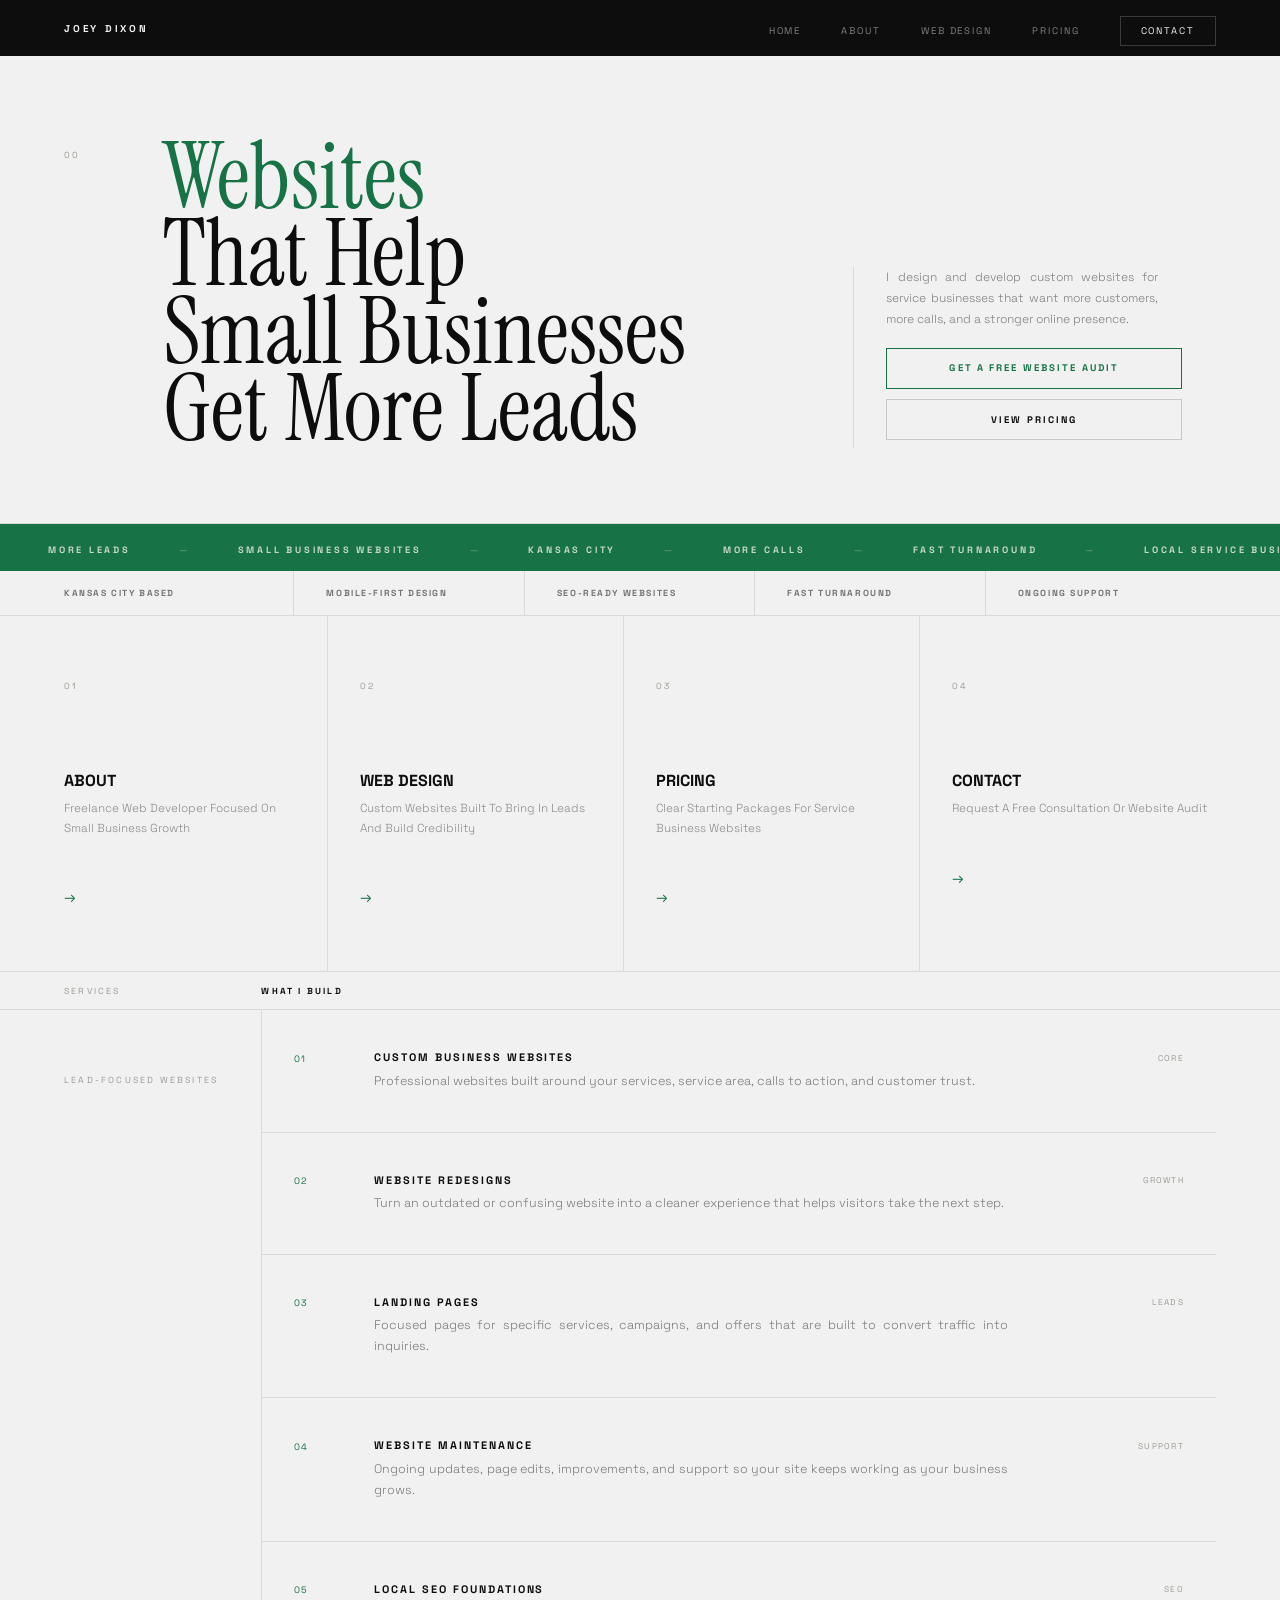
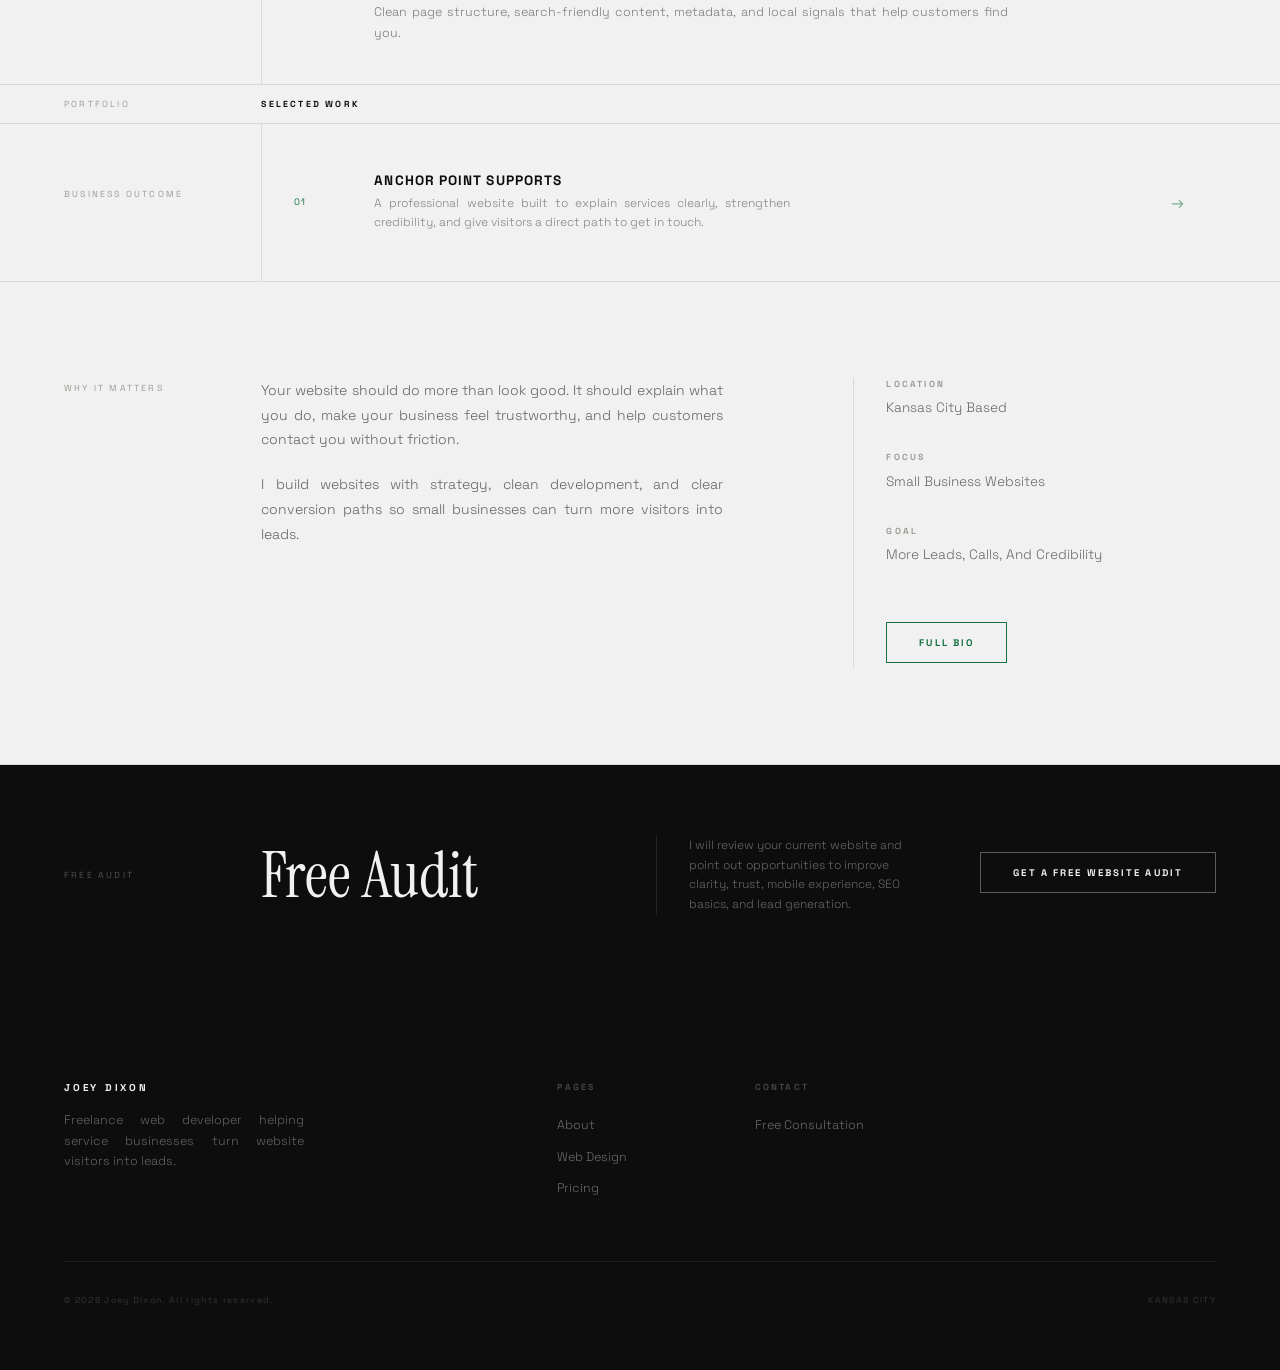
<file: index.html>
<!DOCTYPE html>
<html lang="en">
<head>
    <meta charset="UTF-8">
    <meta name="viewport" content="width=device-width, initial-scale=1.0">
    <meta name="description" content="Joey Dixon builds custom websites for small service businesses that want more leads, more calls, and stronger credibility online.">
    <meta name="keywords" content="small business web design Kansas City, freelance web developer Kansas City, service business websites, contractor website design, local business web design, Joey Dixon">
    <meta name="author" content="Joey Dixon">
    <meta name="robots" content="index, follow, max-snippet:-1, max-image-preview:large, max-video-preview:-1">
    <meta name="googlebot" content="index, follow, max-snippet:-1, max-image-preview:large, max-video-preview:-1">
    <meta name="bingbot" content="index, follow, max-snippet:-1, max-image-preview:large, max-video-preview:-1">
    <meta name="referrer" content="strict-origin-when-cross-origin">
    <meta name="theme-color" content="#0f172a">
    <meta name="geo.region" content="US-MO">
    <meta name="geo.placename" content="Kansas City">
    <link rel="canonical" href="https://joeydixon.com/">
    <meta property="og:type" content="website">
    <meta property="og:site_name" content="Joey Dixon">
    <meta property="og:title" content="Websites That Help Small Businesses Get More Leads">
    <meta property="og:description" content="Custom websites for service businesses that want more customers, more calls, and a stronger online presence.">
    <meta property="og:url" content="https://joeydixon.com/">
    <meta property="og:image" content="https://joeydixon.com/images/logomark.png">
    <meta property="og:image:alt" content="Joey Dixon logo mark">
    <meta property="og:locale" content="en_US">
    <meta name="twitter:card" content="summary_large_image">
    <meta name="twitter:title" content="Websites That Help Small Businesses Get More Leads">
    <meta name="twitter:description" content="Custom websites for service businesses that want more customers, more calls, and a stronger online presence.">
    <meta name="twitter:image" content="https://joeydixon.com/images/logomark.png">
    <meta name="twitter:image:alt" content="Joey Dixon logo mark">
    <title>Websites That Help Small Businesses Get More Leads | Joey Dixon</title>
    <script type="application/ld+json">
    {
        "@context": "https://schema.org",
        "@graph": [
            {
                "@type": "Person",
                "@id": "https://joeydixon.com/#person",
                "name": "Joey Dixon",
                "url": "https://joeydixon.com/",
                "image": "https://joeydixon.com/portrait.png",
                "jobTitle": "Freelance Web Developer",
                "description": "Kansas City freelance web developer helping small service businesses get more leads through professional websites.",
                "address": {
                    "@type": "PostalAddress",
                    "addressLocality": "Kansas City",
                    "addressRegion": "MO",
                    "addressCountry": "US"
                },
                "knowsAbout": [
                    "Small Business Websites",
                    "Web Design",
                    "Web Development",
                    "Landing Pages",
                    "Website Redesigns",
                    "Local SEO",
                    "Conversion Optimization"
                ]
            },
            {
                "@type": "WebSite",
                "@id": "https://joeydixon.com/#website",
                "name": "Joey Dixon",
                "url": "https://joeydixon.com/",
                "publisher": {
                    "@id": "https://joeydixon.com/#person"
                },
                "inLanguage": "en-US"
            },
            {
                "@type": "WebPage",
                "@id": "https://joeydixon.com/#webpage",
                "url": "https://joeydixon.com/",
                "name": "Websites That Help Small Businesses Get More Leads",
                "description": "Joey Dixon designs and develops custom websites for service businesses that want more customers, more calls, and a stronger online presence.",
                "isPartOf": {
                    "@id": "https://joeydixon.com/#website"
                },
                "about": {
                    "@id": "https://joeydixon.com/#person"
                },
                "inLanguage": "en-US"
            }
        ]
    }
    </script>
    <link rel="preconnect" href="https://fonts.googleapis.com">
    <link rel="preconnect" href="https://fonts.gstatic.com" crossorigin>
    <link rel="stylesheet" href="https://fonts.googleapis.com/css2?family=Instrument+Serif:ital@0;1&family=Space+Grotesk:wght@300;400;500;600;700&display=swap">
    <link rel="stylesheet" href="style.css?v=20260616">
    <link rel="icon" type="image/png" sizes="32x32" href="images/logomark.png">
    <link rel="apple-touch-icon" href="images/logomark.png">
    <!-- Google tag (gtag.js) -->
    <script async src="https://www.googletagmanager.com/gtag/js?id=G-TZSCQSL97B"></script>
    <script>
        window.dataLayer = window.dataLayer || [];
        function gtag(){dataLayer.push(arguments);}
        gtag("js", new Date());
        gtag("config", "G-TZSCQSL97B");
    </script>
</head>
<body>

<div class="progress-bar" id="progressBar"></div>

<header>
    <nav class="nav-inner">
        <a href="index.html" class="logo">Joey Dixon</a>
        <div class="mobile-menu-toggle"><span></span><span></span><span></span></div>
        <ul class="nav-links">
            <li><a href="index.html">Home</a></li>
            <li><a href="about.html">About</a></li>
            <li><a href="web-design.html">Web Design</a></li>
            <li><a href="pricing.html">Pricing</a></li>
            <li><a href="contact.html" class="nav-cta">Contact</a></li>
        </ul>
    </nav>
</header>

<!-- HERO -->
<section class="page-hero page-hero--home">
    <div class="page-hero__index">00</div>
    <div class="page-hero__heading">
        <h1><em>Websites</em><br>That Help<br>Small Businesses<br>Get More Leads</h1>
    </div>
    <div class="page-hero__meta">
        <p>I design and develop custom websites for service businesses that want more customers, more calls, and a stronger online presence.</p>
        <div class="hero-actions">
            <a href="contact.html" class="btn"><span class="btn-label">Get a Free Website Audit</span></a>
            <a href="pricing.html" class="btn btn--secondary"><span class="btn-label">View Pricing</span></a>
        </div>
    </div>
</section>

<!-- MARQUEE -->
<div class="marquee-band">
    <div class="marquee-inner">
        <span>More Leads</span><span class="dot">&mdash;</span>
        <span>Small Business Websites</span><span class="dot">&mdash;</span>
        <span>Kansas City</span><span class="dot">&mdash;</span>
        <span>More Calls</span><span class="dot">&mdash;</span>
        <span>Fast Turnaround</span><span class="dot">&mdash;</span>
        <span>Local Service Businesses</span><span class="dot">&mdash;</span>
        <span>More Leads</span><span class="dot">&mdash;</span>
        <span>Small Business Websites</span><span class="dot">&mdash;</span>
        <span>Kansas City</span><span class="dot">&mdash;</span>
        <span>More Calls</span><span class="dot">&mdash;</span>
        <span>Fast Turnaround</span><span class="dot">&mdash;</span>
        <span>Local Service Businesses</span><span class="dot">&mdash;</span>
    </div>
</div>

<!-- TRUST -->
<div class="trust-strip">
    <span>Kansas City Based</span>
    <span>Mobile-First Design</span>
    <span>SEO-Ready Websites</span>
    <span>Fast Turnaround</span>
    <span>Ongoing Support</span>
</div>

<!-- INDEX -->
<nav class="home-index">
    <a href="about.html" class="home-index__item">
        <span class="home-index__num">01</span>
        <span class="home-index__title">About</span>
        <span class="home-index__desc">Freelance Web Developer Focused On Small Business Growth</span>
        <span class="home-index__arrow">&#8594;</span>
    </a>
    <a href="web-design.html" class="home-index__item">
        <span class="home-index__num">02</span>
        <span class="home-index__title">Web Design</span>
        <span class="home-index__desc">Custom Websites Built To Bring In Leads And Build Credibility</span>
        <span class="home-index__arrow">&#8594;</span>
    </a>
    <a href="pricing.html" class="home-index__item">
        <span class="home-index__num">03</span>
        <span class="home-index__title">Pricing</span>
        <span class="home-index__desc">Clear Starting Packages For Service Business Websites</span>
        <span class="home-index__arrow">&#8594;</span>
    </a>
    <a href="contact.html" class="home-index__item">
        <span class="home-index__num">04</span>
        <span class="home-index__title">Contact</span>
        <span class="home-index__desc">Request A Free Consultation Or Website Audit</span>
        <span class="home-index__arrow">&#8594;</span>
    </a>
</nav>

<!-- SERVICES -->
<div class="section-rule">
    <span class="section-rule__label">Services</span>
    <span class="section-rule__title">What I Build</span>
</div>

<div class="services-section">
    <div class="services-section__label">Lead-Focused Websites</div>
    <div class="services-section__items">
        <div class="service-item">
            <span class="service-num">01</span>
            <div>
                <div class="service-name">Custom Business Websites</div>
                <p class="service-desc">Professional websites built around your services, service area, calls to action, and customer trust.</p>
            </div>
            <span class="service-tag">Core</span>
        </div>
        <div class="service-item">
            <span class="service-num">02</span>
            <div>
                <div class="service-name">Website Redesigns</div>
                <p class="service-desc">Turn an outdated or confusing website into a cleaner experience that helps visitors take the next step.</p>
            </div>
            <span class="service-tag">Growth</span>
        </div>
        <div class="service-item">
            <span class="service-num">03</span>
            <div>
                <div class="service-name">Landing Pages</div>
                <p class="service-desc">Focused pages for specific services, campaigns, and offers that are built to convert traffic into inquiries.</p>
            </div>
            <span class="service-tag">Leads</span>
        </div>
        <div class="service-item">
            <span class="service-num">04</span>
            <div>
                <div class="service-name">Website Maintenance</div>
                <p class="service-desc">Ongoing updates, page edits, improvements, and support so your site keeps working as your business grows.</p>
            </div>
            <span class="service-tag">Support</span>
        </div>
        <div class="service-item">
            <span class="service-num">05</span>
            <div>
                <div class="service-name">Local SEO Foundations</div>
                <p class="service-desc">Clean page structure, search-friendly content, metadata, and local signals that help customers find you.</p>
            </div>
            <span class="service-tag">SEO</span>
        </div>
    </div>
</div>



<!-- WORK -->
<div class="section-rule">
    <span class="section-rule__label">Portfolio</span>
    <span class="section-rule__title">Selected Work</span>
</div>

<div class="projects-section">
    <div class="projects-section__label">Business outcome</div>
    <div class="projects-section__items">
        <a class="project-row" href="https://anchorpointsupports.com" target="_blank" rel="noopener noreferrer">
            <span class="project-num">01</span>
            <div>
                <div class="project-info__title">Anchor Point Supports</div>
                <p class="project-info__desc">A professional website built to explain services clearly, strengthen credibility, and give visitors a direct path to get in touch.</p>
            </div>
            <span class="project-arrow">&#8594;</span>
        </a>
    </div>
</div>

<!-- ABOUT BLURB -->
<div class="content-section">
    <div class="content-section__label">Why It Matters</div>
    <div class="content-section__body">
        <p>Your website should do more than look good. It should explain what you do, make your business feel trustworthy, and help customers contact you without friction.</p>
        <p>I build websites with strategy, clean development, and clear conversion paths so small businesses can turn more visitors into leads.</p>
    </div>
    <div class="content-section__aside">
        <div class="contact-detail">
            <span class="contact-detail__label">Location</span>
            <span class="contact-detail__value">Kansas City Based</span>
        </div>
        <div class="contact-detail">
            <span class="contact-detail__label">Focus</span>
            <span class="contact-detail__value">Small Business Websites</span>
        </div>
        <div class="contact-detail">
            <span class="contact-detail__label">Goal</span>
            <span class="contact-detail__value">More Leads, Calls, And Credibility</span>
        </div>
        <a href="about.html" class="btn" style="margin-top:1.5rem;"><span class="btn-label">Full Bio</span></a>
    </div>
</div>

<!-- AUDIT CTA -->
<div class="pricing-band">
    <div class="pricing-band__label">Free Audit</div>
    <div class="pricing-band__price">Free Audit</div>
    <div class="pricing-band__note">I will review your current website and point out opportunities to improve clarity, trust, mobile experience, SEO basics, and lead generation.</div>
    <div class="pricing-band__cta">
        <a href="contact.html" class="btn btn--white"><span class="btn-label">Get a Free Website Audit</span></a>
    </div>
</div>

<footer>
    <div class="footer-brand">
        <span class="footer-brand-name">Joey Dixon</span>
        <p>Freelance web developer helping service businesses turn website visitors into leads.</p>
    </div>
    <div class="footer-col">
        <span class="footer-col-label">Pages</span>
        <ul>
            <li><a href="about.html">About</a></li>
            <li><a href="web-design.html">Web Design</a></li>
            <li><a href="pricing.html">Pricing</a></li>
        </ul>
    </div>
    <div class="footer-col">
        <span class="footer-col-label">Contact</span>
        <ul>
            <li><a href="contact.html">Free Consultation</a></li>
        </ul>
    </div>
    
    <div class="footer-bottom">
        <span class="footer-copy">&copy; 2026 Joey Dixon. All rights reserved.</span>
        <span class="footer-loc">Kansas City</span>
    </div>
</footer>

<script src="script.js"></script>
</body>
</html>
</file>
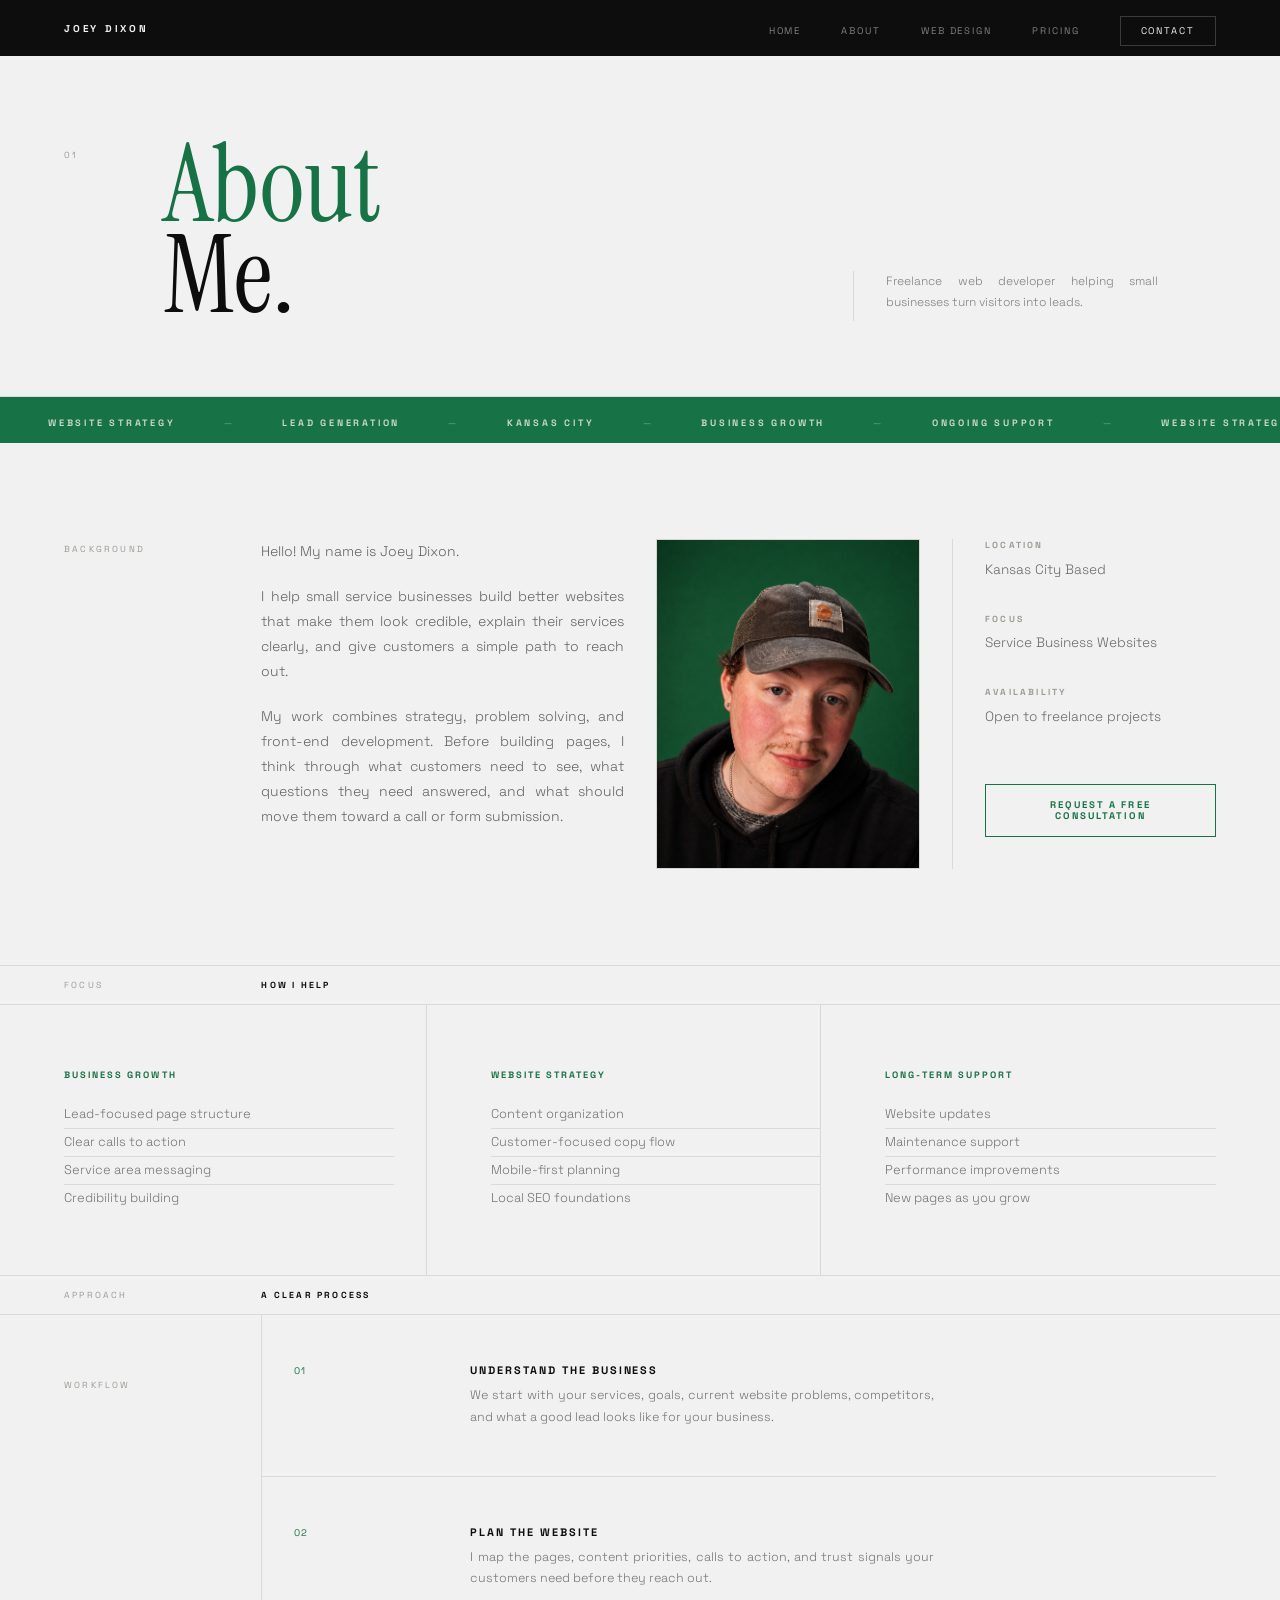
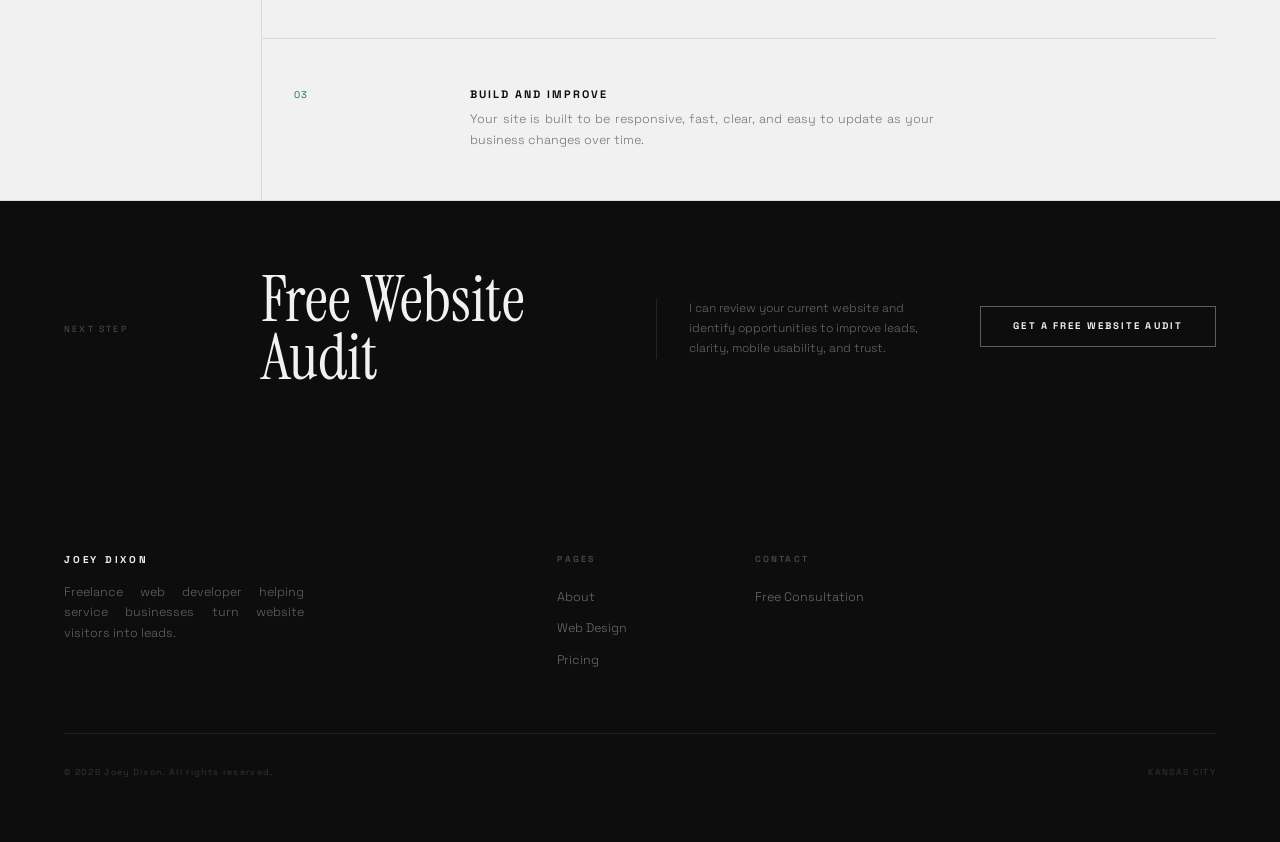
<file: about.html>
<!DOCTYPE html>
<html lang="en">
<head>
    <meta charset="UTF-8">
    <meta name="viewport" content="width=device-width, initial-scale=1.0">
    <title>About Joey Dixon | Freelance Web Developer in Kansas City</title>
    <meta name="description" content="Learn about Joey Dixon, a Kansas City freelance web developer helping small service businesses grow with professional, lead-focused websites.">
    <meta name="keywords" content="Joey Dixon, Kansas City freelance web developer, small business websites, service business web design, local business web developer">
    <meta name="author" content="Joey Dixon">
    <meta name="robots" content="index, follow, max-snippet:-1, max-image-preview:large, max-video-preview:-1">
    <meta name="googlebot" content="index, follow, max-snippet:-1, max-image-preview:large, max-video-preview:-1">
    <meta name="bingbot" content="index, follow, max-snippet:-1, max-image-preview:large, max-video-preview:-1">
    <meta name="referrer" content="strict-origin-when-cross-origin">
    <meta name="theme-color" content="#0f172a">
    <meta name="geo.region" content="US-MO">
    <meta name="geo.placename" content="Kansas City">
    <link rel="canonical" href="https://joeydixon.com/about.html">
    <meta property="og:type" content="profile">
    <meta property="og:site_name" content="Joey Dixon">
    <meta property="og:title" content="About Joey Dixon | Freelance Web Developer in Kansas City">
    <meta property="og:description" content="Kansas City freelance web developer helping small service businesses grow with professional, lead-focused websites.">
    <meta property="og:url" content="https://joeydixon.com/about.html">
    <meta property="og:image" content="https://joeydixon.com/portrait.png">
    <meta property="og:image:alt" content="Portrait of Joey Dixon">
    <meta property="og:locale" content="en_US">
    <meta name="twitter:card" content="summary_large_image">
    <meta name="twitter:title" content="About Joey Dixon | Freelance Web Developer in Kansas City">
    <meta name="twitter:description" content="Kansas City freelance web developer helping small service businesses grow with professional, lead-focused websites.">
    <meta name="twitter:image" content="https://joeydixon.com/portrait.png">
    <meta name="twitter:image:alt" content="Portrait of Joey Dixon">
    <script type="application/ld+json">
    {
        "@context": "https://schema.org",
        "@graph": [
            {
                "@type": "Person",
                "@id": "https://joeydixon.com/#person",
                "name": "Joey Dixon",
                "url": "https://joeydixon.com/about.html",
                "image": "https://joeydixon.com/portrait.png",
                "jobTitle": "Freelance Web Developer",
                "description": "Kansas City freelance web developer helping service businesses grow through better websites.",
                "address": {
                    "@type": "PostalAddress",
                    "addressLocality": "Kansas City",
                    "addressRegion": "MO",
                    "addressCountry": "US"
                }
            },
            {
                "@type": "AboutPage",
                "@id": "https://joeydixon.com/about.html#webpage",
                "url": "https://joeydixon.com/about.html",
                "name": "About Joey Dixon | Freelance Web Developer in Kansas City",
                "description": "Learn about Joey Dixon, a Kansas City freelance web developer helping small service businesses grow with professional, lead-focused websites.",
                "isPartOf": {
                    "@id": "https://joeydixon.com/#website"
                },
                "about": {
                    "@id": "https://joeydixon.com/#person"
                },
                "inLanguage": "en-US"
            },
            {
                "@type": "BreadcrumbList",
                "@id": "https://joeydixon.com/about.html#breadcrumbs",
                "itemListElement": [
                    {
                        "@type": "ListItem",
                        "position": 1,
                        "name": "Home",
                        "item": "https://joeydixon.com/"
                    },
                    {
                        "@type": "ListItem",
                        "position": 2,
                        "name": "About",
                        "item": "https://joeydixon.com/about.html"
                    }
                ]
            }
        ]
    }
    </script>
    <link rel="preconnect" href="https://fonts.googleapis.com">
    <link rel="preconnect" href="https://fonts.gstatic.com" crossorigin>
    <link rel="stylesheet" href="https://fonts.googleapis.com/css2?family=Instrument+Serif:ital@0;1&family=Space+Grotesk:wght@300;400;500;600;700&display=swap">
    <link rel="stylesheet" href="style.css?v=20260616">
    <link rel="icon" type="image/png" sizes="32x32" href="images/logomark.png">
    <link rel="apple-touch-icon" href="images/logomark.png">
    <!-- Google tag (gtag.js) -->
    <script async src="https://www.googletagmanager.com/gtag/js?id=G-TZSCQSL97B"></script>
    <script>
        window.dataLayer = window.dataLayer || [];
        function gtag(){dataLayer.push(arguments);}
        gtag("js", new Date());
        gtag("config", "G-TZSCQSL97B");
    </script>
</head>
<body>

<div class="progress-bar" id="progressBar"></div>

<header>
    <nav class="nav-inner">
        <a href="index.html" class="logo">Joey Dixon</a>
        <div class="mobile-menu-toggle"><span></span><span></span><span></span></div>
        <ul class="nav-links">
            <li><a href="index.html">Home</a></li>
            <li><a href="about.html">About</a></li>
            <li><a href="web-design.html">Web Design</a></li>
            <li><a href="pricing.html">Pricing</a></li>
            <li><a href="contact.html" class="nav-cta">Contact</a></li>
        </ul>
    </nav>
</header>

<!-- HERO -->
<section class="page-hero">
    <div class="page-hero__index">01</div>
    <div class="page-hero__heading">
        <h2><em>About</em><br>Me.</h2>
    </div>
    <div class="page-hero__meta">
        <p>Freelance web developer helping small businesses turn visitors into leads.</p>
    </div>
</section>

<!-- MARQUEE -->
<div class="marquee-band">
    <div class="marquee-inner">
        <span>Website Strategy</span><span class="dot">&mdash;</span>
        <span>Lead Generation</span><span class="dot">&mdash;</span>
        <span>Kansas City</span><span class="dot">&mdash;</span>
        <span>Business Growth</span><span class="dot">&mdash;</span>
        <span>Ongoing Support</span><span class="dot">&mdash;</span>
        <span>Website Strategy</span><span class="dot">&mdash;</span>
        <span>Lead Generation</span><span class="dot">&mdash;</span>
        <span>Kansas City</span><span class="dot">&mdash;</span>
        <span>Business Growth</span><span class="dot">&mdash;</span>
        <span>Ongoing Support</span><span class="dot">&mdash;</span>
    </div>
</div>

<!-- BIO -->
<div class="content-section content-section--about">
    <div class="content-section__label">Background</div>
    <div class="content-section__body">
        <p>Hello! My name is Joey Dixon.</p>
        <p>I help small service businesses build better websites that make them look credible, explain their services clearly, and give customers a simple path to reach out.</p>
        <p>My work combines strategy, problem solving, and front-end development. Before building pages, I think through what customers need to see, what questions they need answered, and what should move them toward a call or form submission.</p>
    </div>
    <figure class="about-portrait">
        <img src="portrait.png" alt="Portrait of Joey Dixon" loading="lazy" decoding="async">
    </figure>
    <div class="content-section__aside">
        <div class="contact-detail">
            <span class="contact-detail__label">Location</span>
            <span class="contact-detail__value">Kansas City Based</span>
        </div>
        <div class="contact-detail">
            <span class="contact-detail__label">Focus</span>
            <span class="contact-detail__value">Service Business Websites</span>
        </div>
        <div class="contact-detail">
            <span class="contact-detail__label">Availability</span>
            <span class="contact-detail__value">Open to freelance projects</span>
        </div>
        <a href="contact.html" class="btn" style="margin-top:1.5rem;"><span class="btn-label">Request A Free Consultation</span></a>
    </div>
</div>

<!-- CAPABILITIES -->
<div class="section-rule">
    <span class="section-rule__label">Focus</span>
    <span class="section-rule__title">How I Help</span>
</div>

<div class="skills-grid">
    <div class="skills-grid__col">
        <span class="skills-grid__heading">Business Growth</span>
        <ul class="skills-grid__list">
            <li>Lead-focused page structure</li>
            <li>Clear calls to action</li>
            <li>Service area messaging</li>
            <li>Credibility building</li>
        </ul>
    </div>
    <div class="skills-grid__col">
        <span class="skills-grid__heading">Website Strategy</span>
        <ul class="skills-grid__list">
            <li>Content organization</li>
            <li>Customer-focused copy flow</li>
            <li>Mobile-first planning</li>
            <li>Local SEO foundations</li>
        </ul>
    </div>
    <div class="skills-grid__col">
        <span class="skills-grid__heading">Long-Term Support</span>
        <ul class="skills-grid__list">
            <li>Website updates</li>
            <li>Maintenance support</li>
            <li>Performance improvements</li>
            <li>New pages as you grow</li>
        </ul>
    </div>
</div>

<!-- PROCESS -->
<div class="section-rule">
    <span class="section-rule__label">Approach</span>
    <span class="section-rule__title">A Clear Process</span>
</div>

<div class="qual-section">
    <div class="qual-section__label">Workflow</div>
    <div class="qual-section__items">
        <div class="qual-item">
            <span class="qual-year">01</span>
            <div>
                <div class="qual-title">Understand The Business</div>
                <p class="qual-desc">We start with your services, goals, current website problems, competitors, and what a good lead looks like for your business.</p>
            </div>
        </div>
        <div class="qual-item">
            <span class="qual-year">02</span>
            <div>
                <div class="qual-title">Plan The Website</div>
                <p class="qual-desc">I map the pages, content priorities, calls to action, and trust signals your customers need before they reach out.</p>
            </div>
        </div>
        <div class="qual-item">
            <span class="qual-year">03</span>
            <div>
                <div class="qual-title">Build And Improve</div>
                <p class="qual-desc">Your site is built to be responsive, fast, clear, and easy to update as your business changes over time.</p>
            </div>
        </div>
    </div>
</div>

<!-- AUDIT CTA -->
<div class="pricing-band">
    <div class="pricing-band__label">Next Step</div>
    <div class="pricing-band__price">Free Website Audit</div>
    <div class="pricing-band__note">I can review your current website and identify opportunities to improve leads, clarity, mobile usability, and trust.</div>
    <div class="pricing-band__cta">
        <a href="contact.html" class="btn btn--white"><span class="btn-label">Get a Free Website Audit</span></a>
    </div>
</div>

<footer>
    <div class="footer-brand">
        <span class="footer-brand-name">Joey Dixon</span>
        <p>Freelance web developer helping service businesses turn website visitors into leads.</p>
    </div>
    <div class="footer-col">
        <span class="footer-col-label">Pages</span>
        <ul>
            <li><a href="about.html">About</a></li>
            <li><a href="web-design.html">Web Design</a></li>
            <li><a href="pricing.html">Pricing</a></li>
        </ul>
    </div>
    <div class="footer-col">
        <span class="footer-col-label">Contact</span>
        <ul>
            <li><a href="contact.html">Free Consultation</a></li>
        </ul>
    </div>
    
    <div class="footer-bottom">
        <span class="footer-copy">&copy; 2026 Joey Dixon. All rights reserved.</span>
        <span class="footer-loc">Kansas City</span>
    </div>
</footer>

<script src="script.js"></script>
</body>
</html>
</file>
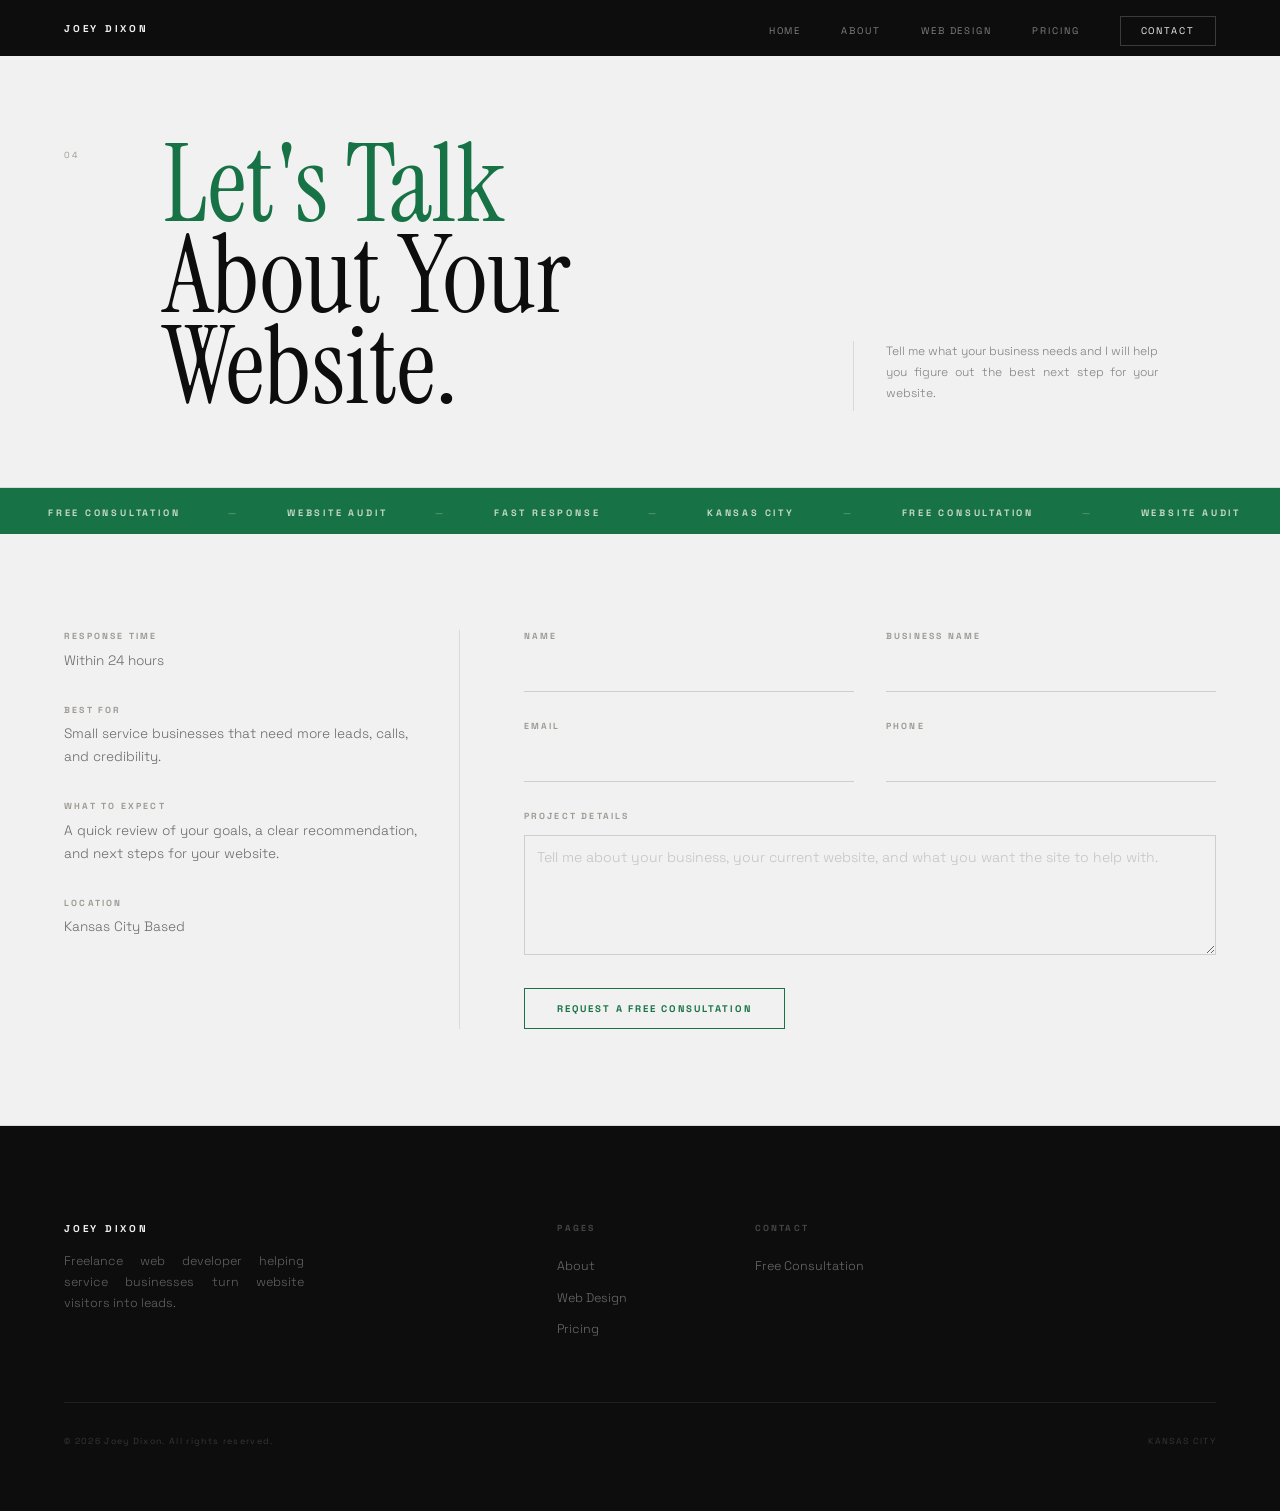
<file: contact.html>
<!DOCTYPE html>
<html lang="en">
<head>
    <meta charset="UTF-8">
    <meta name="viewport" content="width=device-width, initial-scale=1.0">
    <title>Let's Talk About Your Website | Contact Joey Dixon</title>
    <meta name="description" content="Request a free consultation with Joey Dixon for a small business website, redesign, landing page, or website audit.">
    <meta name="keywords" content="contact Joey Dixon, free website consultation, small business website audit, hire Kansas City web developer, service business web design">
    <meta name="author" content="Joey Dixon">
    <meta name="robots" content="index, follow, max-snippet:-1, max-image-preview:large, max-video-preview:-1">
    <meta name="googlebot" content="index, follow, max-snippet:-1, max-image-preview:large, max-video-preview:-1">
    <meta name="bingbot" content="index, follow, max-snippet:-1, max-image-preview:large, max-video-preview:-1">
    <meta name="referrer" content="strict-origin-when-cross-origin">
    <meta name="theme-color" content="#0f172a">
    <meta name="geo.region" content="US-MO">
    <meta name="geo.placename" content="Kansas City">
    <link rel="canonical" href="https://joeydixon.com/contact.html">
    <meta property="og:type" content="website">
    <meta property="og:site_name" content="Joey Dixon">
    <meta property="og:title" content="Let's Talk About Your Website | Contact Joey Dixon">
    <meta property="og:description" content="Request a free consultation for a small business website, redesign, landing page, or website audit.">
    <meta property="og:url" content="https://joeydixon.com/contact.html">
    <meta property="og:image" content="https://joeydixon.com/images/logomark.png">
    <meta property="og:image:alt" content="Joey Dixon logo mark">
    <meta property="og:locale" content="en_US">
    <meta name="twitter:card" content="summary_large_image">
    <meta name="twitter:title" content="Let's Talk About Your Website | Contact Joey Dixon">
    <meta name="twitter:description" content="Request a free consultation for a small business website, redesign, landing page, or website audit.">
    <meta name="twitter:image" content="https://joeydixon.com/images/logomark.png">
    <meta name="twitter:image:alt" content="Joey Dixon logo mark">
    <script type="application/ld+json">
    {
        "@context": "https://schema.org",
        "@graph": [
            {
                "@type": "ContactPage",
                "@id": "https://joeydixon.com/contact.html#webpage",
                "url": "https://joeydixon.com/contact.html",
                "name": "Let's Talk About Your Website | Contact Joey Dixon",
                "description": "Request a free consultation with Joey Dixon for a small business website, redesign, landing page, or website audit.",
                "isPartOf": {
                    "@id": "https://joeydixon.com/#website"
                },
                "about": {
                    "@id": "https://joeydixon.com/#person"
                },
                "inLanguage": "en-US"
            },
            {
                "@type": "BreadcrumbList",
                "@id": "https://joeydixon.com/contact.html#breadcrumbs",
                "itemListElement": [
                    {
                        "@type": "ListItem",
                        "position": 1,
                        "name": "Home",
                        "item": "https://joeydixon.com/"
                    },
                    {
                        "@type": "ListItem",
                        "position": 2,
                        "name": "Contact",
                        "item": "https://joeydixon.com/contact.html"
                    }
                ]
            }
        ]
    }
    </script>
    <link rel="preconnect" href="https://fonts.googleapis.com">
    <link rel="preconnect" href="https://fonts.gstatic.com" crossorigin>
    <link rel="stylesheet" href="https://fonts.googleapis.com/css2?family=Instrument+Serif:ital@0;1&family=Space+Grotesk:wght@300;400;500;600;700&display=swap">
    <link rel="stylesheet" href="style.css?v=20260616">
    <link rel="icon" type="image/png" sizes="32x32" href="images/logomark.png">
    <link rel="apple-touch-icon" href="images/logomark.png">
    <!-- Google tag (gtag.js) -->
    <script async src="https://www.googletagmanager.com/gtag/js?id=G-TZSCQSL97B"></script>
    <script>
        window.dataLayer = window.dataLayer || [];
        function gtag(){dataLayer.push(arguments);}
        gtag("js", new Date());
        gtag("config", "G-TZSCQSL97B");
    </script>
</head>
<body>

<div class="progress-bar" id="progressBar"></div>

<header>
    <nav class="nav-inner">
        <a href="index.html" class="logo">Joey Dixon</a>
        <div class="mobile-menu-toggle"><span></span><span></span><span></span></div>
        <ul class="nav-links">
            <li><a href="index.html">Home</a></li>
            <li><a href="about.html">About</a></li>
            <li><a href="web-design.html">Web Design</a></li>
            <li><a href="pricing.html">Pricing</a></li>
            <li><a href="contact.html" class="nav-cta">Contact</a></li>
        </ul>
    </nav>
</header>

<!-- HERO -->
<section class="page-hero">
    <div class="page-hero__index">04</div>
    <div class="page-hero__heading">
        <h2><em>Let's Talk</em><br>About Your<br>Website.</h2>
    </div>
    <div class="page-hero__meta">
        <p>Tell me what your business needs and I will help you figure out the best next step for your website.</p>
    </div>
</section>

<!-- MARQUEE -->
<div class="marquee-band">
    <div class="marquee-inner">
        <span>Free Consultation</span><span class="dot">&mdash;</span>
        <span>Website Audit</span><span class="dot">&mdash;</span>
        <span>Fast Response</span><span class="dot">&mdash;</span>
        <span>Kansas City</span><span class="dot">&mdash;</span>
        <span>Free Consultation</span><span class="dot">&mdash;</span>
        <span>Website Audit</span><span class="dot">&mdash;</span>
        <span>Fast Response</span><span class="dot">&mdash;</span>
        <span>Kansas City</span><span class="dot">&mdash;</span>
    </div>
</div>

<!-- CONTACT -->
<div class="contact-section">
    <div class="contact-section__info">
        <div class="contact-detail">
            <span class="contact-detail__label">Response Time</span>
            <span class="contact-detail__value">Within 24 hours</span>
        </div>
        <div class="contact-detail">
            <span class="contact-detail__label">Best For</span>
            <span class="contact-detail__value">Small service businesses that need more leads, calls, and credibility.</span>
        </div>
        <div class="contact-detail">
            <span class="contact-detail__label">What To Expect</span>
            <span class="contact-detail__value">A quick review of your goals, a clear recommendation, and next steps for your website.</span>
        </div>
        <div class="contact-detail">
            <span class="contact-detail__label">Location</span>
            <span class="contact-detail__value">Kansas City Based</span>
        </div>
    </div>
    <div class="contact-section__form">
        <form action="https://formspree.io/f/xojnzoww" method="POST">
            <div class="form-row">
                <div class="form-group">
                    <label for="name">Name</label>
                    <input type="text" id="name" name="name" autocomplete="name" required>
                </div>
                <div class="form-group">
                    <label for="business">Business Name</label>
                    <input type="text" id="business" name="business" autocomplete="organization" required>
                </div>
            </div>
            <div class="form-row">
                <div class="form-group">
                    <label for="email">Email</label>
                    <input type="email" id="email" name="email" autocomplete="email" required>
                </div>
                <div class="form-group">
                    <label for="phone">Phone</label>
                    <input type="tel" id="phone" name="phone" autocomplete="tel">
                </div>
            </div>
            <div class="form-group full">
                <label for="message">Project Details</label>
                <textarea id="message" name="message" placeholder="Tell me about your business, your current website, and what you want the site to help with." required></textarea>
            </div>
            <button type="submit" class="btn"><span class="btn-label">Request A Free Consultation</span></button>
        </form>
    </div>
</div>

<footer>
    <div class="footer-brand">
        <span class="footer-brand-name">Joey Dixon</span>
        <p>Freelance web developer helping service businesses turn website visitors into leads.</p>
    </div>
    <div class="footer-col">
        <span class="footer-col-label">Pages</span>
        <ul>
            <li><a href="about.html">About</a></li>
            <li><a href="web-design.html">Web Design</a></li>
            <li><a href="pricing.html">Pricing</a></li>
        </ul>
    </div>
    <div class="footer-col">
        <span class="footer-col-label">Contact</span>
        <ul>
            <li><a href="contact.html">Free Consultation</a></li>
        </ul>
    </div>
</div>
    <div class="footer-bottom">
        <span class="footer-copy">&copy; 2026 Joey Dixon. All rights reserved.</span>
        <span class="footer-loc">Kansas City</span>
    </div>
</footer>

<script src="script.js"></script>
</body>
</html>
</file>
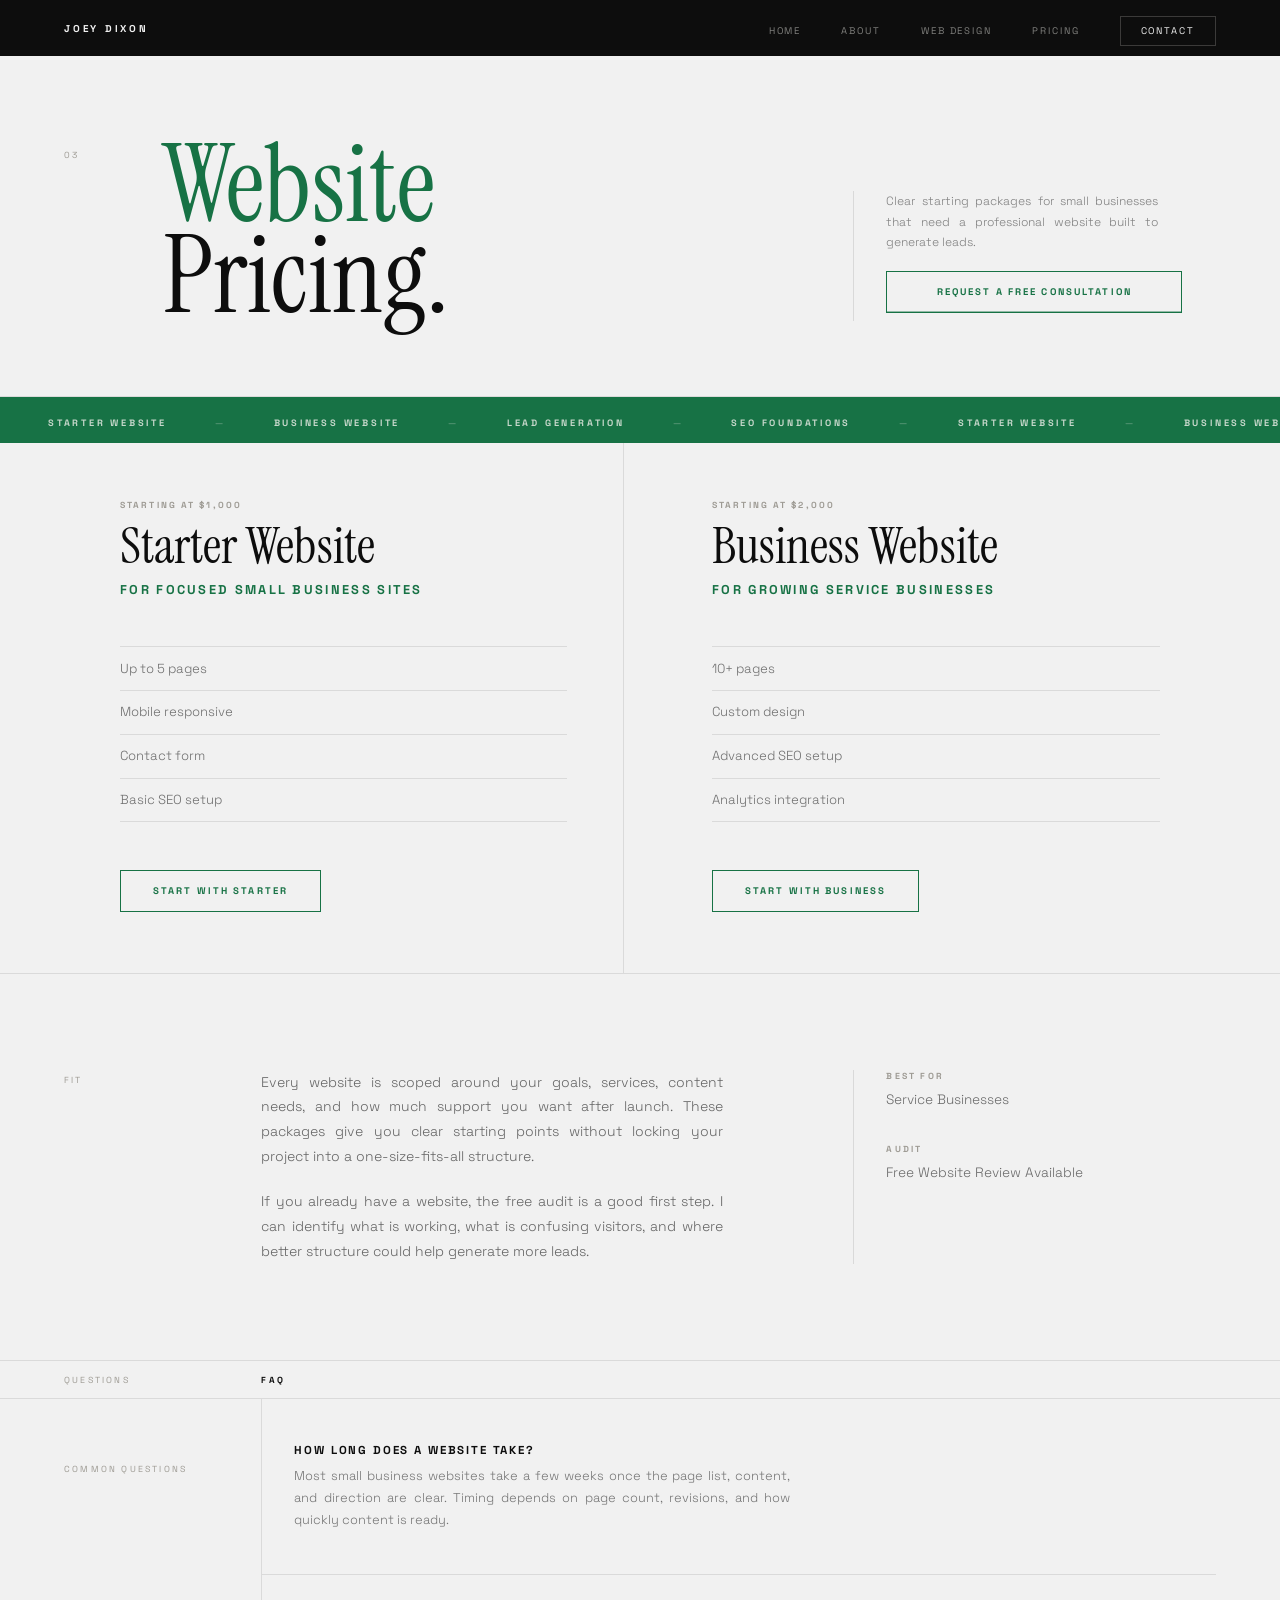
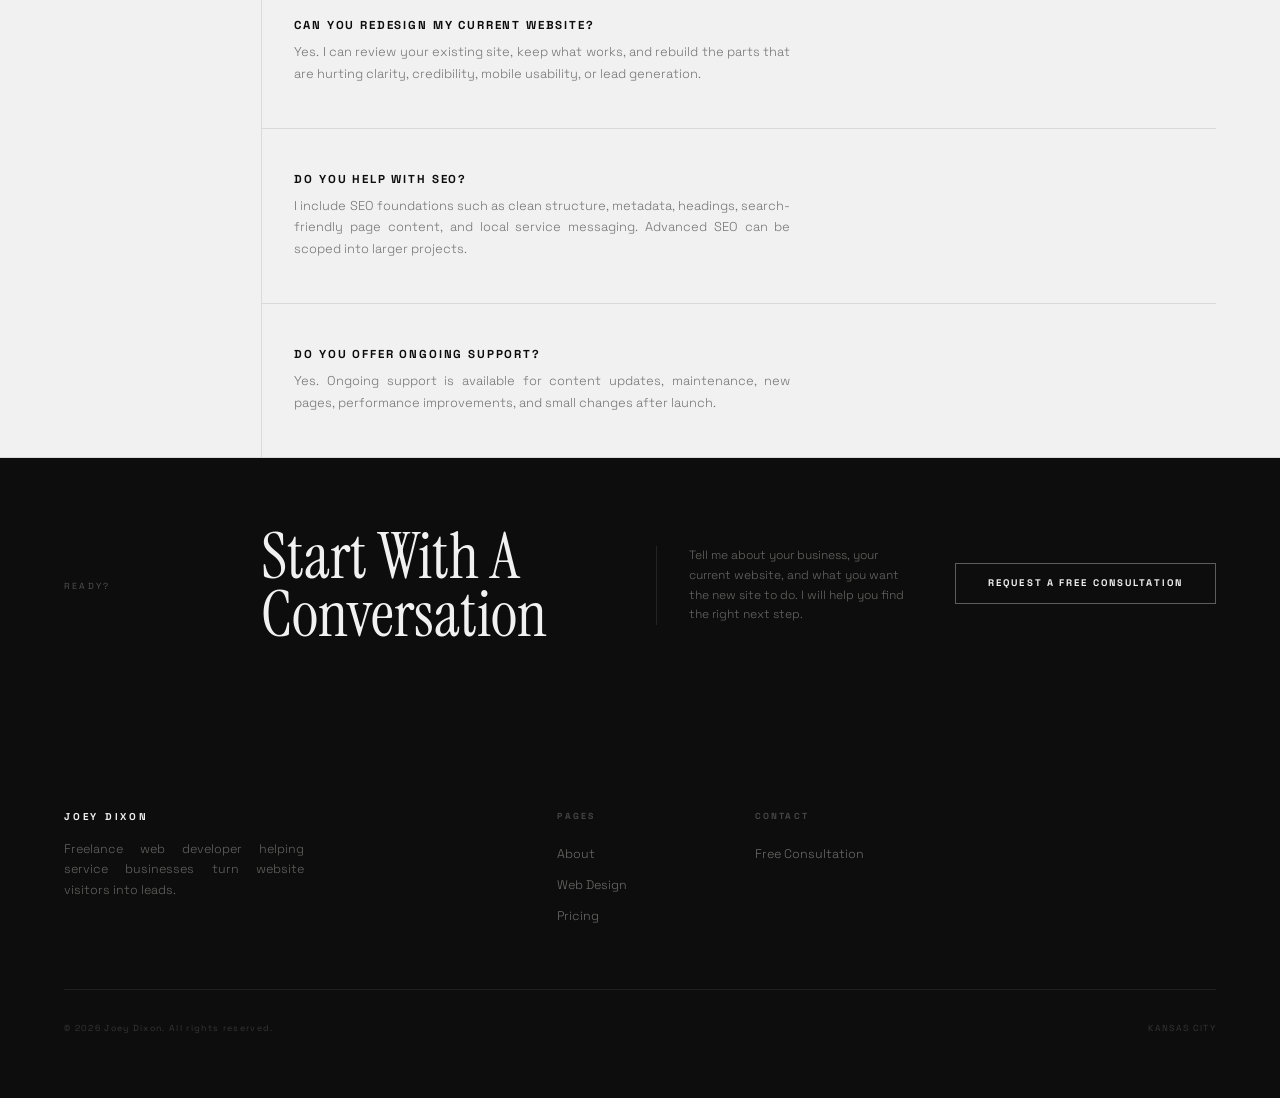
<file: pricing.html>
<!DOCTYPE html>
<html lang="en">
<head>
    <meta charset="UTF-8">
    <meta name="viewport" content="width=device-width, initial-scale=1.0">
    <title>Website Pricing | Joey Dixon Freelance Web Developer</title>
    <meta name="description" content="Website pricing for small service businesses. Starter websites begin at $1,000 and business websites begin at $2,000.">
    <meta name="keywords" content="website pricing Kansas City, small business website cost, freelance web developer pricing, service business website packages, Joey Dixon">
    <meta name="author" content="Joey Dixon">
    <meta name="robots" content="index, follow, max-snippet:-1, max-image-preview:large, max-video-preview:-1">
    <meta name="googlebot" content="index, follow, max-snippet:-1, max-image-preview:large, max-video-preview:-1">
    <meta name="bingbot" content="index, follow, max-snippet:-1, max-image-preview:large, max-video-preview:-1">
    <meta name="referrer" content="strict-origin-when-cross-origin">
    <meta name="theme-color" content="#0f172a">
    <meta name="geo.region" content="US-MO">
    <meta name="geo.placename" content="Kansas City">
    <link rel="canonical" href="https://joeydixon.com/pricing.html">
    <meta property="og:type" content="website">
    <meta property="og:site_name" content="Joey Dixon">
    <meta property="og:title" content="Website Pricing | Joey Dixon Freelance Web Developer">
    <meta property="og:description" content="Starter websites begin at $1,000 and business websites begin at $2,000 for small service businesses.">
    <meta property="og:url" content="https://joeydixon.com/pricing.html">
    <meta property="og:image" content="https://joeydixon.com/images/logomark.png">
    <meta property="og:image:alt" content="Joey Dixon logo mark">
    <meta property="og:locale" content="en_US">
    <meta name="twitter:card" content="summary_large_image">
    <meta name="twitter:title" content="Website Pricing | Joey Dixon Freelance Web Developer">
    <meta name="twitter:description" content="Starter websites begin at $1,000 and business websites begin at $2,000 for small service businesses.">
    <meta name="twitter:image" content="https://joeydixon.com/images/logomark.png">
    <meta name="twitter:image:alt" content="Joey Dixon logo mark">
    <script type="application/ld+json">
    {
        "@context": "https://schema.org",
        "@graph": [
            {
                "@type": "WebPage",
                "@id": "https://joeydixon.com/pricing.html#webpage",
                "url": "https://joeydixon.com/pricing.html",
                "name": "Website Pricing | Joey Dixon Freelance Web Developer",
                "description": "Website pricing for small service businesses. Starter websites begin at $1,000 and business websites begin at $2,000.",
                "isPartOf": {
                    "@id": "https://joeydixon.com/#website"
                },
                "about": {
                    "@id": "https://joeydixon.com/#person"
                },
                "inLanguage": "en-US"
            },
            {
                "@type": "OfferCatalog",
                "@id": "https://joeydixon.com/pricing.html#offers",
                "name": "Website Packages",
                "itemListElement": [
                    {
                        "@type": "Offer",
                        "name": "Starter Website",
                        "price": "1000",
                        "priceCurrency": "USD",
                        "description": "Up to 5 pages, mobile responsive design, contact form, and basic SEO setup."
                    },
                    {
                        "@type": "Offer",
                        "name": "Business Website",
                        "price": "2000",
                        "priceCurrency": "USD",
                        "description": "10+ pages, custom design, advanced SEO setup, and analytics integration."
                    }
                ]
            },
            {
                "@type": "FAQPage",
                "@id": "https://joeydixon.com/pricing.html#faq",
                "mainEntity": [
                    {
                        "@type": "Question",
                        "name": "What is included in a starter website?",
                        "acceptedAnswer": {
                            "@type": "Answer",
                            "text": "The Starter Website includes up to 5 pages, mobile responsive development, a contact form, and basic SEO setup."
                        }
                    },
                    {
                        "@type": "Question",
                        "name": "What is included in a business website?",
                        "acceptedAnswer": {
                            "@type": "Answer",
                            "text": "The Business Website includes 10 or more pages, custom design, advanced SEO setup, and analytics integration."
                        }
                    },
                    {
                        "@type": "Question",
                        "name": "Do you offer ongoing support?",
                        "acceptedAnswer": {
                            "@type": "Answer",
                            "text": "Yes. Ongoing support is available for updates, improvements, maintenance, and new pages as your business grows."
                        }
                    }
                ]
            },
            {
                "@type": "BreadcrumbList",
                "@id": "https://joeydixon.com/pricing.html#breadcrumbs",
                "itemListElement": [
                    {
                        "@type": "ListItem",
                        "position": 1,
                        "name": "Home",
                        "item": "https://joeydixon.com/"
                    },
                    {
                        "@type": "ListItem",
                        "position": 2,
                        "name": "Pricing",
                        "item": "https://joeydixon.com/pricing.html"
                    }
                ]
            }
        ]
    }
    </script>
    <link rel="preconnect" href="https://fonts.googleapis.com">
    <link rel="preconnect" href="https://fonts.gstatic.com" crossorigin>
    <link rel="stylesheet" href="https://fonts.googleapis.com/css2?family=Instrument+Serif:ital@0;1&family=Space+Grotesk:wght@300;400;500;600;700&display=swap">
    <link rel="stylesheet" href="style.css?v=20260616">
    <link rel="icon" type="image/png" sizes="32x32" href="images/logomark.png">
    <link rel="apple-touch-icon" href="images/logomark.png">
    <!-- Google tag (gtag.js) -->
    <script async src="https://www.googletagmanager.com/gtag/js?id=G-TZSCQSL97B"></script>
    <script>
        window.dataLayer = window.dataLayer || [];
        function gtag(){dataLayer.push(arguments);}
        gtag("js", new Date());
        gtag("config", "G-TZSCQSL97B");
    </script>
</head>
<body>

<div class="progress-bar" id="progressBar"></div>

<header>
    <nav class="nav-inner">
        <a href="index.html" class="logo">Joey Dixon</a>
        <div class="mobile-menu-toggle"><span></span><span></span><span></span></div>
        <ul class="nav-links">
            <li><a href="index.html">Home</a></li>
            <li><a href="about.html">About</a></li>
            <li><a href="web-design.html">Web Design</a></li>
            <li><a href="pricing.html">Pricing</a></li>
            <li><a href="contact.html" class="nav-cta">Contact</a></li>
        </ul>
    </nav>
</header>

<!-- HERO -->
<section class="page-hero">
    <div class="page-hero__index">03</div>
    <div class="page-hero__heading">
        <h2><em>Website</em><br>Pricing.</h2>
    </div>
    <div class="page-hero__meta">
        <p>Clear starting packages for small businesses that need a professional website built to generate leads.</p>
        <div class="hero-actions">
            <a href="contact.html" class="btn"><span class="btn-label">Request A Free Consultation</span></a>
        </div>
    </div>
</section>

<!-- MARQUEE -->
<div class="marquee-band">
    <div class="marquee-inner">
        <span>Starter Website</span><span class="dot">&mdash;</span>
        <span>Business Website</span><span class="dot">&mdash;</span>
        <span>Lead Generation</span><span class="dot">&mdash;</span>
        <span>SEO Foundations</span><span class="dot">&mdash;</span>
        <span>Starter Website</span><span class="dot">&mdash;</span>
        <span>Business Website</span><span class="dot">&mdash;</span>
        <span>Lead Generation</span><span class="dot">&mdash;</span>
        <span>SEO Foundations</span><span class="dot">&mdash;</span>
    </div>
</div>

<!-- PLANS -->
<div class="pricing-plans">
    <div class="pricing-card">
        <span class="pricing-card__eyebrow">Starting At $1,000</span>
        <h3 class="pricing-card__title">Starter Website</h3>
        <div class="pricing-card__price">For focused small business sites</div>
        <ul class="pricing-card__list">
            <li>Up to 5 pages</li>
            <li>Mobile responsive</li>
            <li>Contact form</li>
            <li>Basic SEO setup</li>
        </ul>
        <a href="contact.html" class="btn"><span class="btn-label">Start With Starter</span></a>
    </div>
    <div class="pricing-card">
        <span class="pricing-card__eyebrow">Starting At $2,000</span>
        <h3 class="pricing-card__title">Business Website</h3>
        <div class="pricing-card__price">For growing service businesses</div>
        <ul class="pricing-card__list">
            <li>10+ pages</li>
            <li>Custom design</li>
            <li>Advanced SEO setup</li>
            <li>Analytics integration</li>
        </ul>
        <a href="contact.html" class="btn"><span class="btn-label">Start With Business</span></a>
    </div>
</div>

<!-- DETAILS -->
<div class="content-section">
    <div class="content-section__label">Fit</div>
    <div class="content-section__body">
        <p>Every website is scoped around your goals, services, content needs, and how much support you want after launch. These packages give you clear starting points without locking your project into a one-size-fits-all structure.</p>
        <p>If you already have a website, the free audit is a good first step. I can identify what is working, what is confusing visitors, and where better structure could help generate more leads.</p>
    </div>
    <div class="content-section__aside">
        <div class="contact-detail">
            <span class="contact-detail__label">Best For</span>
            <span class="contact-detail__value">Service Businesses</span>
        </div>
        <div class="contact-detail">
            <span class="contact-detail__label">Audit</span>
            <span class="contact-detail__value">Free Website Review Available</span>
        </div>
    </div>
</div>

<!-- FAQ -->
<div class="section-rule">
    <span class="section-rule__label">Questions</span>
    <span class="section-rule__title">FAQ</span>
</div>

<div class="faq-section">
    <div class="faq-section__label">Common Questions</div>
    <div class="faq-section__items">
        <div class="faq-item">
            <div class="faq-question">How long does a website take?</div>
            <p class="faq-answer">Most small business websites take a few weeks once the page list, content, and direction are clear. Timing depends on page count, revisions, and how quickly content is ready.</p>
        </div>
        <div class="faq-item">
            <div class="faq-question">Can you redesign my current website?</div>
            <p class="faq-answer">Yes. I can review your existing site, keep what works, and rebuild the parts that are hurting clarity, credibility, mobile usability, or lead generation.</p>
        </div>
        <div class="faq-item">
            <div class="faq-question">Do you help with SEO?</div>
            <p class="faq-answer">I include SEO foundations such as clean structure, metadata, headings, search-friendly page content, and local service messaging. Advanced SEO can be scoped into larger projects.</p>
        </div>
        <div class="faq-item">
            <div class="faq-question">Do you offer ongoing support?</div>
            <p class="faq-answer">Yes. Ongoing support is available for content updates, maintenance, new pages, performance improvements, and small changes after launch.</p>
        </div>
    </div>
</div>

<!-- CTA -->
<div class="pricing-band">
    <div class="pricing-band__label">Ready?</div>
    <div class="pricing-band__price">Start With A Conversation</div>
    <div class="pricing-band__note">Tell me about your business, your current website, and what you want the new site to do. I will help you find the right next step.</div>
    <div class="pricing-band__cta">
        <a href="contact.html" class="btn btn--white"><span class="btn-label">Request A Free Consultation</span></a>
    </div>
</div>

<footer>
    <div class="footer-brand">
        <span class="footer-brand-name">Joey Dixon</span>
        <p>Freelance web developer helping service businesses turn website visitors into leads.</p>
    </div>
    <div class="footer-col">
        <span class="footer-col-label">Pages</span>
        <ul>
            <li><a href="about.html">About</a></li>
            <li><a href="web-design.html">Web Design</a></li>
            <li><a href="pricing.html">Pricing</a></li>
        </ul>
    </div>
    <div class="footer-col">
        <span class="footer-col-label">Contact</span>
        <ul>
            <li><a href="contact.html">Free Consultation</a></li>
        </ul>
    </div>
    
    <div class="footer-bottom">
        <span class="footer-copy">&copy; 2026 Joey Dixon. All rights reserved.</span>
        <span class="footer-loc">Kansas City</span>
    </div>
</footer>

<script src="script.js"></script>
</body>
</html>
</file>
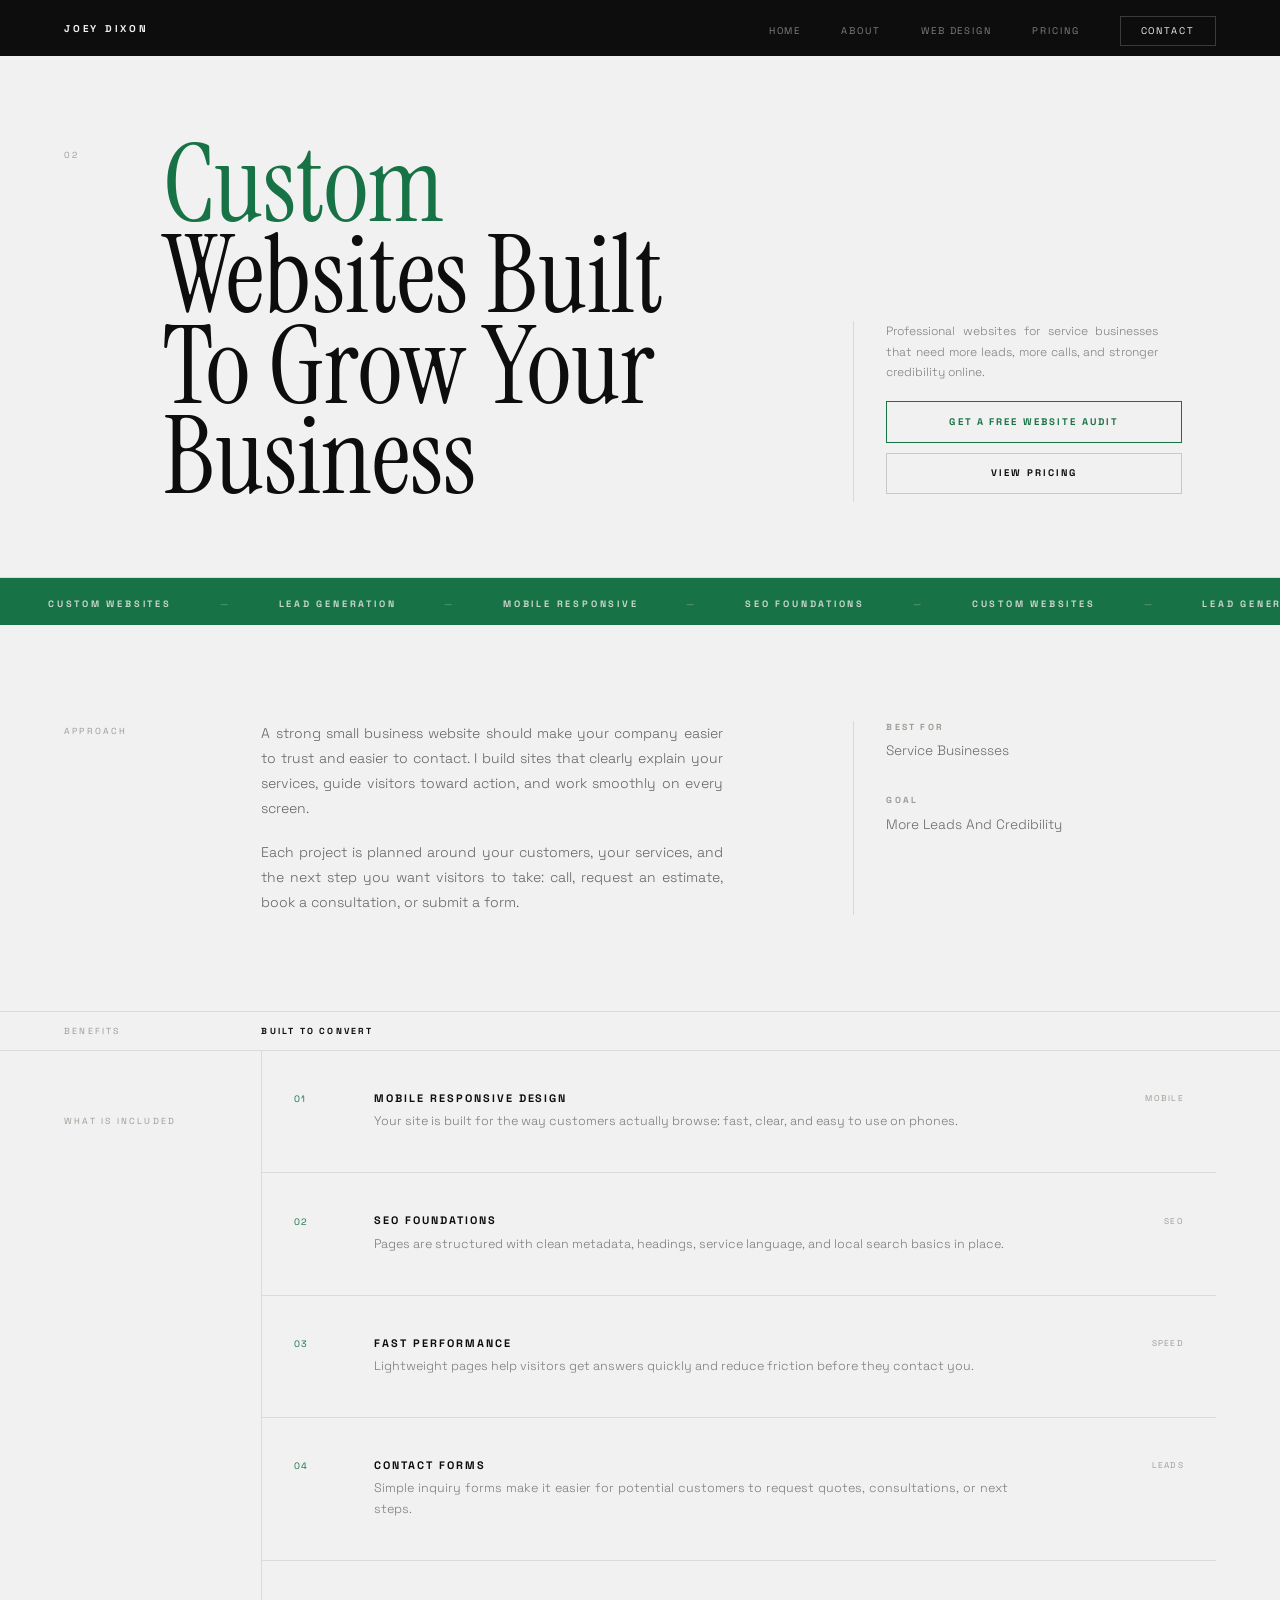
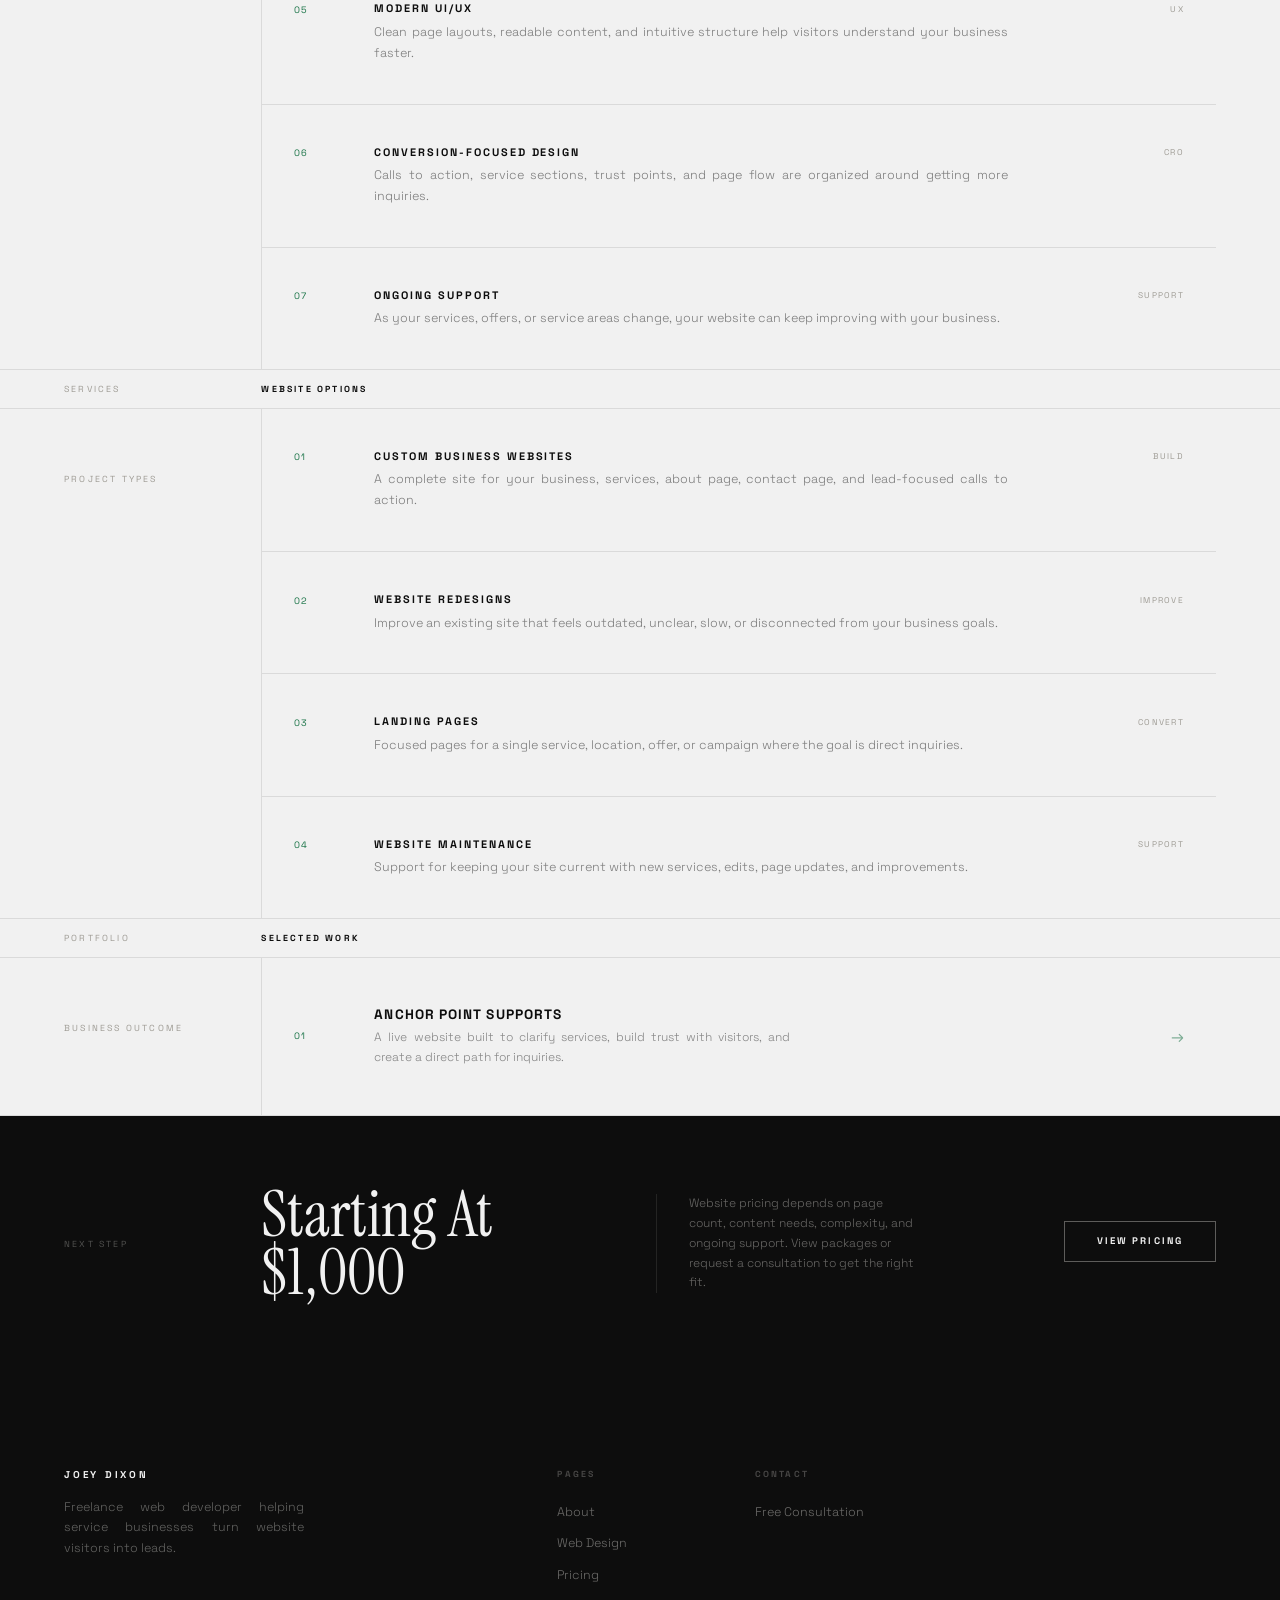
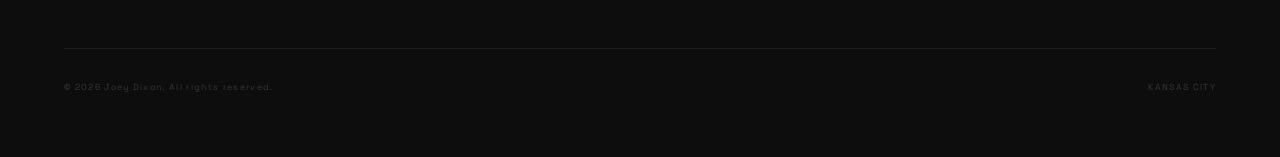
<file: web-design.html>
<!DOCTYPE html>
<html lang="en">
<head>
    <meta charset="UTF-8">
    <meta name="viewport" content="width=device-width, initial-scale=1.0">
    <title>Custom Websites Built To Grow Your Business | Joey Dixon</title>
    <meta name="description" content="Custom web design and development for small service businesses that need more leads, stronger credibility, and better local visibility.">
    <meta name="keywords" content="custom web design Kansas City, small business web design, contractor websites, service business websites, local SEO websites, Joey Dixon">
    <meta name="author" content="Joey Dixon">
    <meta name="robots" content="index, follow, max-snippet:-1, max-image-preview:large, max-video-preview:-1">
    <meta name="googlebot" content="index, follow, max-snippet:-1, max-image-preview:large, max-video-preview:-1">
    <meta name="bingbot" content="index, follow, max-snippet:-1, max-image-preview:large, max-video-preview:-1">
    <meta name="referrer" content="strict-origin-when-cross-origin">
    <meta name="theme-color" content="#0f172a">
    <meta name="geo.region" content="US-MO">
    <meta name="geo.placename" content="Kansas City">
    <link rel="canonical" href="https://joeydixon.com/web-design.html">
    <meta property="og:type" content="website">
    <meta property="og:site_name" content="Joey Dixon">
    <meta property="og:title" content="Custom Websites Built To Grow Your Business">
    <meta property="og:description" content="Custom websites for service businesses that need more leads, stronger credibility, and better local visibility.">
    <meta property="og:url" content="https://joeydixon.com/web-design.html">
    <meta property="og:image" content="https://joeydixon.com/images/logomark.png">
    <meta property="og:image:alt" content="Joey Dixon logo mark">
    <meta property="og:locale" content="en_US">
    <meta name="twitter:card" content="summary_large_image">
    <meta name="twitter:title" content="Custom Websites Built To Grow Your Business">
    <meta name="twitter:description" content="Custom websites for service businesses that need more leads, stronger credibility, and better local visibility.">
    <meta name="twitter:image" content="https://joeydixon.com/images/logomark.png">
    <meta name="twitter:image:alt" content="Joey Dixon logo mark">
    <script type="application/ld+json">
    {
        "@context": "https://schema.org",
        "@graph": [
            {
                "@type": "WebPage",
                "@id": "https://joeydixon.com/web-design.html#webpage",
                "url": "https://joeydixon.com/web-design.html",
                "name": "Custom Websites Built To Grow Your Business",
                "description": "Custom web design and development for small service businesses that need more leads, stronger credibility, and better local visibility.",
                "isPartOf": {
                    "@id": "https://joeydixon.com/#website"
                },
                "about": {
                    "@id": "https://joeydixon.com/#person"
                },
                "inLanguage": "en-US"
            },
            {
                "@type": "Service",
                "@id": "https://joeydixon.com/web-design.html#service",
                "name": "Small Business Web Design",
                "serviceType": "Custom Web Design and Development",
                "provider": {
                    "@id": "https://joeydixon.com/#person"
                },
                "areaServed": {
                    "@type": "City",
                    "name": "Kansas City"
                },
                "audience": {
                    "@type": "BusinessAudience",
                    "audienceType": "Small service businesses"
                },
                "description": "Lead-focused custom websites with mobile responsive design, SEO foundations, fast performance, contact forms, modern UI/UX, and ongoing support."
            },
            {
                "@type": "BreadcrumbList",
                "@id": "https://joeydixon.com/web-design.html#breadcrumbs",
                "itemListElement": [
                    {
                        "@type": "ListItem",
                        "position": 1,
                        "name": "Home",
                        "item": "https://joeydixon.com/"
                    },
                    {
                        "@type": "ListItem",
                        "position": 2,
                        "name": "Web Design",
                        "item": "https://joeydixon.com/web-design.html"
                    }
                ]
            }
        ]
    }
    </script>
    <link rel="preconnect" href="https://fonts.googleapis.com">
    <link rel="preconnect" href="https://fonts.gstatic.com" crossorigin>
    <link rel="stylesheet" href="https://fonts.googleapis.com/css2?family=Instrument+Serif:ital@0;1&family=Space+Grotesk:wght@300;400;500;600;700&display=swap">
    <link rel="stylesheet" href="style.css?v=20260616">
    <link rel="icon" type="image/png" sizes="32x32" href="images/logomark.png">
    <link rel="apple-touch-icon" href="images/logomark.png">
    <!-- Google tag (gtag.js) -->
    <script async src="https://www.googletagmanager.com/gtag/js?id=G-TZSCQSL97B"></script>
    <script>
        window.dataLayer = window.dataLayer || [];
        function gtag(){dataLayer.push(arguments);}
        gtag("js", new Date());
        gtag("config", "G-TZSCQSL97B");
    </script>
</head>
<body>

<div class="progress-bar" id="progressBar"></div>

<header>
    <nav class="nav-inner">
        <a href="index.html" class="logo">Joey Dixon</a>
        <div class="mobile-menu-toggle"><span></span><span></span><span></span></div>
        <ul class="nav-links">
            <li><a href="index.html">Home</a></li>
            <li><a href="about.html">About</a></li>
            <li><a href="web-design.html">Web Design</a></li>
            <li><a href="pricing.html">Pricing</a></li>
            <li><a href="contact.html" class="nav-cta">Contact</a></li>
        </ul>
    </nav>
</header>

<!-- HERO -->
<section class="page-hero">
    <div class="page-hero__index">02</div>
    <div class="page-hero__heading">
        <h2><em>Custom</em><br>Websites Built<br>To Grow Your<br>Business</h2>
    </div>
    <div class="page-hero__meta">
        <p>Professional websites for service businesses that need more leads, more calls, and stronger credibility online.</p>
        <div class="hero-actions">
            <a href="contact.html" class="btn"><span class="btn-label">Get a Free Website Audit</span></a>
            <a href="pricing.html" class="btn btn--secondary"><span class="btn-label">View Pricing</span></a>
        </div>
    </div>
</section>

<!-- MARQUEE -->
<div class="marquee-band">
    <div class="marquee-inner">
        <span>Custom Websites</span><span class="dot">&mdash;</span>
        <span>Lead Generation</span><span class="dot">&mdash;</span>
        <span>Mobile Responsive</span><span class="dot">&mdash;</span>
        <span>SEO Foundations</span><span class="dot">&mdash;</span>
        <span>Custom Websites</span><span class="dot">&mdash;</span>
        <span>Lead Generation</span><span class="dot">&mdash;</span>
        <span>Mobile Responsive</span><span class="dot">&mdash;</span>
        <span>SEO Foundations</span><span class="dot">&mdash;</span>
    </div>
</div>

<!-- INTRO -->
<div class="content-section">
    <div class="content-section__label">Approach</div>
    <div class="content-section__body">
        <p>A strong small business website should make your company easier to trust and easier to contact. I build sites that clearly explain your services, guide visitors toward action, and work smoothly on every screen.</p>
        <p>Each project is planned around your customers, your services, and the next step you want visitors to take: call, request an estimate, book a consultation, or submit a form.</p>
    </div>
    <div class="content-section__aside">
        <div class="contact-detail">
            <span class="contact-detail__label">Best For</span>
            <span class="contact-detail__value">Service Businesses</span>
        </div>
        <div class="contact-detail">
            <span class="contact-detail__label">Goal</span>
            <span class="contact-detail__value">More Leads And Credibility</span>
        </div>
    </div>
</div>

<!-- BENEFITS -->
<div class="section-rule">
    <span class="section-rule__label">Benefits</span>
    <span class="section-rule__title">Built To Convert</span>
</div>

<div class="services-section">
    <div class="services-section__label">What Is Included</div>
    <div class="services-section__items">
        <div class="service-item">
            <span class="service-num">01</span>
            <div>
                <div class="service-name">Mobile Responsive Design</div>
                <p class="service-desc">Your site is built for the way customers actually browse: fast, clear, and easy to use on phones.</p>
            </div>
            <span class="service-tag">Mobile</span>
        </div>
        <div class="service-item">
            <span class="service-num">02</span>
            <div>
                <div class="service-name">SEO Foundations</div>
                <p class="service-desc">Pages are structured with clean metadata, headings, service language, and local search basics in place.</p>
            </div>
            <span class="service-tag">SEO</span>
        </div>
        <div class="service-item">
            <span class="service-num">03</span>
            <div>
                <div class="service-name">Fast Performance</div>
                <p class="service-desc">Lightweight pages help visitors get answers quickly and reduce friction before they contact you.</p>
            </div>
            <span class="service-tag">Speed</span>
        </div>
        <div class="service-item">
            <span class="service-num">04</span>
            <div>
                <div class="service-name">Contact Forms</div>
                <p class="service-desc">Simple inquiry forms make it easier for potential customers to request quotes, consultations, or next steps.</p>
            </div>
            <span class="service-tag">Leads</span>
        </div>
        <div class="service-item">
            <span class="service-num">05</span>
            <div>
                <div class="service-name">Modern UI/UX</div>
                <p class="service-desc">Clean page layouts, readable content, and intuitive structure help visitors understand your business faster.</p>
            </div>
            <span class="service-tag">UX</span>
        </div>
        <div class="service-item">
            <span class="service-num">06</span>
            <div>
                <div class="service-name">Conversion-Focused Design</div>
                <p class="service-desc">Calls to action, service sections, trust points, and page flow are organized around getting more inquiries.</p>
            </div>
            <span class="service-tag">CRO</span>
        </div>
        <div class="service-item">
            <span class="service-num">07</span>
            <div>
                <div class="service-name">Ongoing Support</div>
                <p class="service-desc">As your services, offers, or service areas change, your website can keep improving with your business.</p>
            </div>
            <span class="service-tag">Support</span>
        </div>
    </div>
</div>

<!-- SERVICES -->
<div class="section-rule">
    <span class="section-rule__label">Services</span>
    <span class="section-rule__title">Website Options</span>
</div>

<div class="services-section">
    <div class="services-section__label">Project Types</div>
    <div class="services-section__items">
        <div class="service-item">
            <span class="service-num">01</span>
            <div>
                <div class="service-name">Custom Business Websites</div>
                <p class="service-desc">A complete site for your business, services, about page, contact page, and lead-focused calls to action.</p>
            </div>
            <span class="service-tag">Build</span>
        </div>
        <div class="service-item">
            <span class="service-num">02</span>
            <div>
                <div class="service-name">Website Redesigns</div>
                <p class="service-desc">Improve an existing site that feels outdated, unclear, slow, or disconnected from your business goals.</p>
            </div>
            <span class="service-tag">Improve</span>
        </div>
        <div class="service-item">
            <span class="service-num">03</span>
            <div>
                <div class="service-name">Landing Pages</div>
                <p class="service-desc">Focused pages for a single service, location, offer, or campaign where the goal is direct inquiries.</p>
            </div>
            <span class="service-tag">Convert</span>
        </div>
        <div class="service-item">
            <span class="service-num">04</span>
            <div>
                <div class="service-name">Website Maintenance</div>
                <p class="service-desc">Support for keeping your site current with new services, edits, page updates, and improvements.</p>
            </div>
            <span class="service-tag">Support</span>
        </div>
    </div>
</div>

<!-- WORK -->
<div class="section-rule">
    <span class="section-rule__label">Portfolio</span>
    <span class="section-rule__title">Selected Work</span>
</div>

<div class="projects-section">
    <div class="projects-section__label">Business outcome</div>
    <div class="projects-section__items">
        <a class="project-row" href="https://anchorpointsupports.com" target="_blank" rel="noopener noreferrer">
            <span class="project-num">01</span>
            <div>
                <div class="project-info__title">Anchor Point Supports</div>
                <p class="project-info__desc">A live website built to clarify services, build trust with visitors, and create a direct path for inquiries.</p>
            </div>
            <span class="project-arrow">&#8594;</span>
        </a>
    </div>
</div>

<!-- PRICING CTA -->
<div class="pricing-band">
    <div class="pricing-band__label">Next Step</div>
    <div class="pricing-band__price">Starting At $1,000</div>
    <div class="pricing-band__note">Website pricing depends on page count, content needs, complexity, and ongoing support. View packages or request a consultation to get the right fit.</div>
    <div class="pricing-band__cta">
        <a href="pricing.html" class="btn btn--white"><span class="btn-label">View Pricing</span></a>
    </div>
</div>

<footer>
    <div class="footer-brand">
        <span class="footer-brand-name">Joey Dixon</span>
        <p>Freelance web developer helping service businesses turn website visitors into leads.</p>
    </div>
    <div class="footer-col">
        <span class="footer-col-label">Pages</span>
        <ul>
            <li><a href="about.html">About</a></li>
            <li><a href="web-design.html">Web Design</a></li>
            <li><a href="pricing.html">Pricing</a></li>
        </ul>
    </div>
    <div class="footer-col">
        <span class="footer-col-label">Contact</span>
        <ul>
            <li><a href="contact.html">Free Consultation</a></li>
        </ul>
    </div>
   
    <div class="footer-bottom">
        <span class="footer-copy">&copy; 2026 Joey Dixon. All rights reserved.</span>
        <span class="footer-loc">Kansas City</span>
    </div>
</footer>

<script src="script.js"></script>
</body>
</html>
</file>
<file: style.css>
/* ============================================================
   JOEY DIXON - Web Development Portfolio
   Strict grid. Instrument Serif + Space Grotesk. Green + Black + Off-white.
   ============================================================ */

*, *::before, *::after { margin: 0; padding: 0; box-sizing: border-box; }

:root {
    --green:  #177245;
    --black:  #0d0d0d;
    --white:  #f1f1f1;
    --grey:   #9e9b94;
    --rule:   rgba(13,13,13,0.1);
    --g:      2rem;
}

html { scroll-behavior: smooth; }
html, body { width: 100%; overflow-x: hidden; }

body {
    font-family: 'Space Grotesk', Arial, sans-serif;
    background: var(--white);
    color: var(--black);
    -webkit-font-smoothing: antialiased;
}

body.mobile-menu-open { overflow: hidden; }

p { text-align: justify; }

/* ---- IMAGE PROTECTION (DETERRENTS) ---- */
img {
    -webkit-user-drag: none;
    user-drag: none;
    -webkit-user-select: none;
    -moz-user-select: none;
    -ms-user-select: none;
    user-select: none;
    -webkit-touch-callout: none;
}

/* ---- HEADER ---- */
header {
    position: sticky;
    top: 0;
    z-index: 200;
    background: var(--black);
}

.nav-inner {
    display: flex;
    align-items: center;
    justify-content: space-between;
    height: 3.5rem;
    padding: 0 calc(var(--g) * 2);
}

.logo {
    font-size: 0.62rem;
    font-weight: 700;
    letter-spacing: 0.28em;
    text-transform: uppercase;
    color: var(--white);
    text-decoration: none;
}

.nav-links {
    display: flex;
    list-style: none;
    gap: 2.5rem;
    align-items: center;
}

.nav-links a {
    font-size: 0.6rem;
    font-weight: 400;
    letter-spacing: 0.2em;
    text-transform: uppercase;
    color: rgba(242,241,236,0.5);
    text-decoration: none;
    transition: color 0.18s;
}

.nav-links a:hover { color: var(--white); }

.nav-links .nav-cta {
    padding: 0.5rem 1.25rem;
    border: 1px solid rgba(242,241,236,0.2);
    color: var(--white);
    opacity: 1;
    transition: background 0.18s, border-color 0.18s;
}

.nav-links .nav-cta:hover {
    background: var(--green);
    border-color: var(--green);
    color: var(--white);
}

.mobile-menu-toggle {
    display: none;
    flex-direction: column;
    gap: 5px;
    cursor: pointer;
    padding: 4px;
}

.mobile-menu-toggle span {
    width: 20px;
    height: 1px;
    background: var(--white);
    display: block;
    transition: all 0.25s;
}

.mobile-menu-toggle.active span:nth-child(1) { transform: rotate(45deg) translate(4px,4px); }
.mobile-menu-toggle.active span:nth-child(2) { opacity: 0; }
.mobile-menu-toggle.active span:nth-child(3) { transform: rotate(-45deg) translate(4px,-4px); }

/* ---- PROGRESS BAR ---- */
.progress-bar {
    position: fixed;
    top: 3.5rem;
    left: 0;
    height: 2px;
    background: var(--green);
    width: 0%;
    z-index: 199;
}

/* ---- PAGE HERO ---- */
.page-hero {
    border-bottom: 1px solid var(--rule);
    padding: calc(var(--g) * 2.6) calc(var(--g) * 2) calc(var(--g) * 2.35);
    display: grid;
    grid-template-columns: repeat(12, 1fr);
    column-gap: var(--g);
    align-items: center;
}

.page-hero__index {
    grid-column: 1 / 2;
    font-size: 0.55rem;
    letter-spacing: 0.2em;
    color: var(--grey);
    text-transform: uppercase;
    align-self: start;
    padding-top: 0.6rem;
}

.page-hero__heading { grid-column: 2 / 9; }

.page-hero__heading h1,
.page-hero__heading h2 {
    font-family: 'Instrument Serif', Georgia, serif;
    font-size: 6.75rem;
    font-weight: 400;
    line-height: 0.84;
    letter-spacing: 0;
    text-transform: none;
    color: var(--black);
}

.page-hero__heading h1 em,
.page-hero__heading h2 em {
    font-style: normal;
    color: var(--green);
    -webkit-text-stroke: 0;
}

.page-hero__meta {
    grid-column: 9 / 13;
    align-self: end;
    padding-bottom: 0.5rem;
    border-left: 1px solid var(--rule);
    padding-left: var(--g);
}

.page-hero__meta p {
    font-size: 0.75rem;
    font-weight: 300;
    line-height: 1.72;
    color: rgba(13,13,13,0.5);
    max-width: 34ch;
}

.page-hero--home .page-hero__heading h1 {
    font-size: 5.75rem;
}

.hero-actions {
    display: flex;
    flex-direction: column;
    gap: 0.65rem;
    align-items: flex-start;
    margin-top: 1.15rem;
}

.hero-actions .btn {
    width: 100%;
    max-width: 18.5rem;
}

/* ---- TRUST STRIP ---- */
.trust-strip {
    display: grid;
    grid-template-columns: repeat(5, 1fr);
    padding: 0 calc(var(--g) * 2);
    border-bottom: 1px solid var(--rule);
}

.trust-strip span {
    border-right: 1px solid var(--rule);
    padding: 1rem var(--g) 1rem 0;
    font-size: 0.55rem;
    font-weight: 700;
    letter-spacing: 0.18em;
    text-transform: uppercase;
    color: rgba(13,13,13,0.55);
}

.trust-strip span:not(:first-child) { padding-left: var(--g); }
.trust-strip span:last-child { border-right: none; padding-right: 0; }

/* ---- HOME INDEX ---- */
.home-index {
    display: grid;
    grid-template-columns: repeat(12, 1fr);
    column-gap: var(--g);
    padding: 0 calc(var(--g) * 2);
    border-bottom: 1px solid var(--rule);
}

.home-index__item {
    grid-column: span 3;
    border-right: 1px solid var(--rule);
    padding: calc(var(--g) * 2) var(--g) calc(var(--g) * 2) 0;
    text-decoration: none;
    color: var(--black);
    display: block;
    transition: opacity 0.18s;
}

.home-index__item:first-child { padding-left: 0; }
.home-index__item:last-child { border-right: none; padding-right: 0; }
.home-index__item:hover { opacity: 0.45; }

.home-index__num {
    font-size: 0.55rem;
    letter-spacing: 0.2em;
    color: var(--grey);
    display: block;
    margin-bottom: calc(var(--g) * 2.5);
}

.home-index__title {
    font-size: 1rem;
    font-weight: 700;
    letter-spacing: 0;
    text-transform: uppercase;
    display: block;
    margin-bottom: 0.6rem;
    line-height: 1.1;
}

.home-index__desc {
    font-size: 0.73rem;
    font-weight: 300;
    line-height: 1.65;
    color: rgba(13,13,13,0.45);
    display: block;
    margin-bottom: calc(var(--g) * 1.5);
}

.home-index__arrow {
    font-size: 0.9rem;
    color: var(--green);
}

/* ---- CONTENT SECTION ---- */
.content-section {
    display: grid;
    grid-template-columns: repeat(12, 1fr);
    column-gap: var(--g);
    padding: calc(var(--g) * 3) calc(var(--g) * 2);
    border-bottom: 1px solid var(--rule);
}

.content-section__label {
    grid-column: 1 / 3;
    font-size: 0.55rem;
    letter-spacing: 0.25em;
    text-transform: uppercase;
    color: var(--grey);
    padding-top: 0.25rem;
}

.content-section__body {
    grid-column: 3 / 8;
}

.content-section__body p {
    font-size: 0.875rem;
    font-weight: 300;
    line-height: 1.78;
    color: rgba(13,13,13,0.62);
    max-width: 52ch;
}

.content-section__body p + p { margin-top: 1.25rem; }

.content-section__aside {
    grid-column: 9 / 13;
    border-left: 1px solid var(--rule);
    padding-left: var(--g);
}

/* ---- ABOUT PORTRAIT ---- */
.content-section--about .content-section__body {
    grid-column: 3 / 7;
}

.about-portrait,
.content-section--about figure {
    grid-column: 7 / 10;
    align-self: start;
    justify-self: end;
    width: min(100%, 22rem);
    max-width: 22rem;
    margin: 0;
    aspect-ratio: 4 / 5;
    border: 1px solid var(--rule);
    background: #ecebe7;
    overflow: hidden;
}

.about-portrait img,
.content-section--about figure img {
    width: 100%;
    height: 100%;
    display: block;
    object-fit: cover;
    object-position: 50% 34%;
}

.content-section--about .content-section__aside {
    grid-column: 10 / 13;
}

/* ---- SECTION RULE ---- */
.section-rule {
    display: grid;
    grid-template-columns: repeat(12, 1fr);
    column-gap: var(--g);
    padding: 0.8rem calc(var(--g) * 2);
    border-bottom: 1px solid var(--rule);
}

.section-rule__label {
    grid-column: 1 / 3;
    font-size: 0.55rem;
    letter-spacing: 0.25em;
    text-transform: uppercase;
    color: var(--grey);
}

.section-rule__title {
    grid-column: 3 / 7;
    font-size: 0.55rem;
    font-weight: 700;
    letter-spacing: 0.25em;
    text-transform: uppercase;
    color: var(--black);
}

/* ---- SKILLS GRID ---- */
.skills-grid {
    display: grid;
    grid-template-columns: repeat(12, 1fr);
    column-gap: var(--g);
    padding: 0 calc(var(--g) * 2);
    border-bottom: 1px solid var(--rule);
}

.skills-grid__col {
    grid-column: span 4;
    padding: calc(var(--g) * 2) var(--g) calc(var(--g) * 2) 0;
    border-right: 1px solid var(--rule);
}

.skills-grid__col:last-child { border-right: none; padding-right: 0; }
.skills-grid__col:not(:first-child) { padding-left: var(--g); padding-right: 0; }
.skills-grid__col:last-child { padding-right: 0; }

.skills-grid__heading {
    font-size: 0.58rem;
    font-weight: 700;
    letter-spacing: 0.22em;
    text-transform: uppercase;
    color: var(--green);
    margin-bottom: 1.25rem;
    display: block;
}

.skills-grid__list { list-style: none; }

.skills-grid__list li {
    font-size: 0.8rem;
    font-weight: 300;
    line-height: 2.1;
    color: rgba(13,13,13,0.55);
    border-bottom: 1px solid var(--rule);
}

.skills-grid__list li:last-child { border-bottom: none; }

/* ---- QUALIFICATION LIST ---- */
.qual-section {
    display: grid;
    grid-template-columns: repeat(12, 1fr);
    column-gap: var(--g);
    padding: 0 calc(var(--g) * 2);
    border-bottom: 1px solid var(--rule);
}

.qual-section__label {
    grid-column: 1 / 3;
    padding: calc(var(--g) * 2) 0;
    font-size: 0.55rem;
    letter-spacing: 0.25em;
    text-transform: uppercase;
    color: var(--grey);
}

.qual-section__items {
    grid-column: 3 / 13;
    border-left: 1px solid var(--rule);
}

.qual-item {
    display: grid;
    grid-template-columns: 9rem 1fr;
    gap: var(--g);
    padding: calc(var(--g) * 1.5) var(--g);
    border-bottom: 1px solid var(--rule);
}

.qual-item:last-child { border-bottom: none; }

.qual-year {
    font-size: 0.6rem;
    letter-spacing: 0.12em;
    color: var(--green);
    padding-top: 0.1rem;
}

.qual-title {
    font-size: 0.68rem;
    font-weight: 700;
    letter-spacing: 0.18em;
    text-transform: uppercase;
    margin-bottom: 0.5rem;
    color: var(--black);
}

.qual-title a {
    color: inherit;
    text-decoration: none;
    border-bottom: 1px solid rgba(13,13,13,0.2);
    padding-bottom: 1px;
    transition: border-color 0.18s, color 0.18s;
}

.qual-title a:hover { border-color: var(--green); color: var(--green); }

.qual-desc {
    font-size: 0.78rem;
    font-weight: 300;
    line-height: 1.72;
    color: rgba(13,13,13,0.55);
    max-width: 58ch;
}

/* ---- SERVICES LIST ---- */
.services-section {
    display: grid;
    grid-template-columns: repeat(12, 1fr);
    column-gap: var(--g);
    padding: 0 calc(var(--g) * 2);
    border-bottom: 1px solid var(--rule);
}

.services-section__label {
    grid-column: 1 / 3;
    padding: calc(var(--g) * 2) 0;
    font-size: 0.55rem;
    letter-spacing: 0.25em;
    text-transform: uppercase;
    color: var(--grey);
}

.services-section__items {
    grid-column: 3 / 13;
    border-left: 1px solid var(--rule);
}

.service-item {
    display: grid;
    grid-template-columns: 3rem 1fr 9rem;
    gap: var(--g);
    padding: calc(var(--g) * 1.25) var(--g);
    border-bottom: 1px solid var(--rule);
    align-items: start;
    transition: background 0.18s;
}

.service-item:last-child { border-bottom: none; }
.service-item:hover { background: rgba(23,114,69,0.04); }

.service-num {
    font-size: 0.58rem;
    color: var(--green);
    letter-spacing: 0.1em;
    padding-top: 0.15rem;
}

.service-name {
    font-size: 0.68rem;
    font-weight: 700;
    letter-spacing: 0.18em;
    text-transform: uppercase;
    margin-bottom: 0.4rem;
    color: var(--black);
}

.service-desc {
    font-size: 0.78rem;
    font-weight: 300;
    line-height: 1.68;
    color: rgba(13,13,13,0.52);
}

.service-tag {
    font-size: 0.52rem;
    letter-spacing: 0.15em;
    text-transform: uppercase;
    color: var(--grey);
    text-align: right;
    padding-top: 0.15rem;
}

/* ---- PRICING BAND ---- */
.pricing-band {
    background: var(--black);
    display: grid;
    grid-template-columns: repeat(12, 1fr);
    column-gap: var(--g);
    row-gap: var(--g);
    padding: calc(var(--g) * 2.2) calc(var(--g) * 2);
    align-items: center;
}

.pricing-band__label {
    grid-column: 1 / 3;
    font-size: 0.55rem;
    letter-spacing: 0.25em;
    text-transform: uppercase;
    color: rgba(242,241,236,0.3);
}

.pricing-band__price {
    grid-column: 3 / 7;
    font-family: 'Instrument Serif', Georgia, serif;
    font-size: 4rem;
    font-weight: 400;
    letter-spacing: 0;
    color: var(--white);
    line-height: 0.9;
}

.pricing-band__price span { color: var(--green); }

.pricing-band__note {
    grid-column: 7 / 10;
    font-size: 0.75rem;
    font-weight: 300;
    line-height: 1.65;
    color: rgba(242,241,236,0.4);
    padding-left: var(--g);
    border-left: 1px solid rgba(242,241,236,0.1);
}

.pricing-band__cta { grid-column: 10 / 13; text-align: right; }

/* ---- PRICING PLANS ---- */
.pricing-plans {
    display: grid;
    grid-template-columns: repeat(12, 1fr);
    column-gap: var(--g);
    padding: 0 calc(var(--g) * 2);
    border-bottom: 1px solid var(--rule);
}

.pricing-card {
    grid-column: span 6;
    padding: calc(var(--g) * 1.75);
    border-right: 1px solid var(--rule);
}

.pricing-card:last-child { border-right: none; }

.pricing-card__eyebrow {
    display: block;
    margin-bottom: 0.75rem;
    font-size: 0.55rem;
    font-weight: 700;
    letter-spacing: 0.24em;
    text-transform: uppercase;
    color: var(--grey);
}

.pricing-card__title {
    margin-bottom: 0.75rem;
    font-family: 'Instrument Serif', Georgia, serif;
    font-size: 3.2rem;
    font-weight: 400;
    line-height: 0.9;
    letter-spacing: 0;
    text-transform: none;
    color: var(--black);
}

.pricing-card__price {
    margin-bottom: calc(var(--g) * 1.5);
    font-size: 0.8rem;
    font-weight: 700;
    letter-spacing: 0.18em;
    text-transform: uppercase;
    color: var(--green);
}

.pricing-card__list {
    list-style: none;
    margin-bottom: calc(var(--g) * 1.5);
}

.pricing-card__list li {
    padding: 0.7rem 0;
    border-bottom: 1px solid var(--rule);
    font-size: 0.82rem;
    font-weight: 300;
    line-height: 1.55;
    color: rgba(13,13,13,0.58);
}

.pricing-card__list li:first-child { border-top: 1px solid var(--rule); }

/* ---- SMALL HEADINGS ---- */
.home-index__title,
.section-rule__title,
.skills-grid__heading,
.qual-title,
.service-name,
.project-info__title,
.pricing-card__eyebrow,
.pricing-card__price,
.faq-question {
    font-family: 'Space Grotesk', Arial, sans-serif;
    font-weight: 700;
}

/* ---- FAQ ---- */
.faq-section {
    display: grid;
    grid-template-columns: repeat(12, 1fr);
    column-gap: var(--g);
    padding: 0 calc(var(--g) * 2);
    border-bottom: 1px solid var(--rule);
}

.faq-section__label {
    grid-column: 1 / 3;
    padding: calc(var(--g) * 2) 0;
    font-size: 0.55rem;
    letter-spacing: 0.25em;
    text-transform: uppercase;
    color: var(--grey);
}

.faq-section__items {
    grid-column: 3 / 13;
    border-left: 1px solid var(--rule);
}

.faq-item {
    padding: calc(var(--g) * 1.35) var(--g);
    border-bottom: 1px solid var(--rule);
}

.faq-item:last-child { border-bottom: none; }

.faq-question {
    margin-bottom: 0.55rem;
    font-size: 0.72rem;
    font-weight: 700;
    letter-spacing: 0.16em;
    text-transform: uppercase;
    color: var(--black);
}

.faq-answer {
    max-width: 62ch;
    font-size: 0.8rem;
    font-weight: 300;
    line-height: 1.7;
    color: rgba(13,13,13,0.55);
}

/* ---- PROJECT ROWS ---- */
.projects-section {
    display: grid;
    grid-template-columns: repeat(12, 1fr);
    column-gap: var(--g);
    padding: 0 calc(var(--g) * 2);
    border-bottom: 1px solid var(--rule);
}

.projects-section__label {
    grid-column: 1 / 3;
    padding: calc(var(--g) * 2) 0;
    font-size: 0.55rem;
    letter-spacing: 0.25em;
    text-transform: uppercase;
    color: var(--grey);
}

.projects-section__items {
    grid-column: 3 / 13;
    border-left: 1px solid var(--rule);
}

.project-row {
    display: grid;
    grid-template-columns: 3rem 1fr auto;
    gap: var(--g);
    padding: calc(var(--g) * 1.5) var(--g);
    border-bottom: 1px solid var(--rule);
    cursor: pointer;
    color: var(--black);
    align-items: center;
    transition: background 0.18s;
    text-decoration: none;
}

.project-row:last-child { border-bottom: none; }
.project-row:hover { background: rgba(23,114,69,0.04); }

.project-num {
    font-size: 0.58rem;
    color: var(--green);
    letter-spacing: 0.1em;
}

.project-info__title {
    font-size: 0.85rem;
    font-weight: 700;
    letter-spacing: 0.08em;
    text-transform: uppercase;
    margin-bottom: 0.35rem;
}

.project-info__desc {
    font-size: 0.75rem;
    font-weight: 300;
    line-height: 1.6;
    color: rgba(13,13,13,0.48);
    max-width: 52ch;
}

.project-arrow {
    font-size: 1rem;
    color: var(--green);
    opacity: 0.55;
    transition: transform 0.18s, opacity 0.18s;
}

.project-row:hover .project-arrow { transform: translateX(4px); opacity: 1; }

/* ---- MARQUEE BAND ---- */
.marquee-band {
    background: var(--green);
    overflow: hidden;
    white-space: nowrap;
    padding: 0.8rem 0;
}

.marquee-inner {
    display: inline-flex;
    animation: marquee 24s linear infinite;
}

.marquee-inner span {
    font-size: 0.58rem;
    font-weight: 700;
    letter-spacing: 0.3em;
    text-transform: uppercase;
    color: rgba(242,241,236,0.8);
    padding: 0 3rem;
}

.marquee-inner span.dot {
    color: rgba(242,241,236,0.25);
    padding: 0;
}

@keyframes marquee {
    from { transform: translateX(0); }
    to   { transform: translateX(-50%); }
}

/* ---- CONTACT SECTION ---- */
.contact-section {
    display: grid;
    grid-template-columns: repeat(12, 1fr);
    column-gap: var(--g);
    padding: calc(var(--g) * 3) calc(var(--g) * 2);
    border-bottom: 1px solid var(--rule);
}

.contact-section__info { grid-column: 1 / 5; }

.contact-section__form {
    grid-column: 5 / 13;
    border-left: 1px solid var(--rule);
    padding-left: calc(var(--g) * 2);
}

.contact-detail { margin-bottom: 2rem; }

.contact-detail__label {
    font-size: 0.55rem;
    font-weight: 700;
    letter-spacing: 0.25em;
    text-transform: uppercase;
    color: var(--grey);
    display: block;
    margin-bottom: 0.4rem;
}

.contact-detail__value {
    font-size: 0.85rem;
    font-weight: 300;
    line-height: 1.7;
    color: rgba(13,13,13,0.6);
}

.form-row {
    display: grid;
    grid-template-columns: 1fr 1fr;
    gap: var(--g);
}

.form-group { margin-bottom: 1.75rem; }
.form-group.full { grid-column: 1 / -1; }

label {
    display: block;
    font-size: 0.55rem;
    font-weight: 700;
    letter-spacing: 0.25em;
    text-transform: uppercase;
    color: var(--grey);
    margin-bottom: 0.55rem;
}

input, textarea {
    width: 100%;
    background: transparent;
    border: none;
    border-bottom: 1px solid rgba(13,13,13,0.15);
    padding: 0.7rem 0;
    font-family: 'Space Grotesk', Arial, sans-serif;
    font-size: 0.875rem;
    color: var(--black);
    font-weight: 300;
    transition: border-color 0.18s;
}

input:focus, textarea:focus { outline: none; border-bottom-color: var(--green); }
input::placeholder, textarea::placeholder { color: rgba(13,13,13,0.2); }

textarea {
    min-height: 120px;
    resize: vertical;
    border: 1px solid rgba(13,13,13,0.15);
    padding: 0.75rem;
    margin-top: 0.25rem;
}

textarea:focus { border-color: var(--green); }
button[type="submit"] { cursor: pointer; background: transparent; }

/* ---- BUTTON ---- */
.btn {
    display: inline-block;
    padding: 0.85rem 2rem;
    border: 1px solid var(--green);
    color: var(--green);
    font-family: 'Space Grotesk', Arial, sans-serif;
    font-size: 0.6rem;
    font-weight: 700;
    letter-spacing: 0.22em;
    text-transform: uppercase;
    text-decoration: none;
    text-align: center;
    line-height: 1.25;
    position: relative;
    overflow: hidden;
    transition: color 0.22s;
}

.btn::before {
    content: '';
    position: absolute;
    inset: 0;
    background: var(--green);
    transform: translateY(101%);
    transition: transform 0.22s ease;
    z-index: 0;
}

.btn:hover { color: var(--white); }
.btn:hover::before { transform: translateY(0); }
.btn-label { position: relative; z-index: 1; }

.btn--white {
    border-color: rgba(242,241,236,0.35);
    color: var(--white);
}

.btn--white::before { background: rgba(242,241,236,0.12); }
.btn--white:hover { color: var(--white); }

.btn--secondary {
    border-color: rgba(13,13,13,0.18);
    color: var(--black);
}

.btn--secondary::before { background: var(--black); }
.btn--secondary:hover { color: var(--white); }

/* ---- FOOTER ---- */
footer {
    background: var(--black);
    display: grid;
    grid-template-columns: repeat(12, 1fr);
    column-gap: var(--g);
    padding: calc(var(--g) * 3) calc(var(--g) * 2) calc(var(--g) * 2);
}

.footer-brand { grid-column: 1 / 5; }

.footer-brand-name {
    font-size: 0.62rem;
    font-weight: 700;
    letter-spacing: 0.28em;
    text-transform: uppercase;
    color: var(--white);
    display: block;
    margin-bottom: 1rem;
}

.footer-brand p {
    font-size: 0.78rem;
    font-weight: 300;
    line-height: 1.65;
    color: rgba(242,241,236,0.38);
    max-width: 30ch;
}

.footer-col:nth-child(2) { grid-column: 6 / 8; }
.footer-col:nth-child(3) { grid-column: 8 / 10; }
.footer-col:nth-child(4) { grid-column: 10 / 13; }

.footer-col-label {
    font-size: 0.55rem;
    font-weight: 700;
    letter-spacing: 0.25em;
    text-transform: uppercase;
    color: rgba(242,241,236,0.25);
    margin-bottom: 1.25rem;
    display: block;
}

.footer-col ul { list-style: none; }
.footer-col ul li + li { margin-top: 0.65rem; }

.footer-col a {
    font-size: 0.78rem;
    font-weight: 300;
    color: rgba(242,241,236,0.42);
    text-decoration: none;
    transition: color 0.18s;
}

.footer-col a:hover { color: var(--white); }

.footer-bottom {
    grid-column: 1 / -1;
    border-top: 1px solid rgba(242,241,236,0.08);
    margin-top: calc(var(--g) * 2);
    padding-top: var(--g);
    display: flex;
    justify-content: space-between;
    align-items: center;
}

.footer-copy {
    font-size: 0.55rem;
    letter-spacing: 0.15em;
    color: rgba(242,241,236,0.18);
}

.footer-loc {
    font-size: 0.55rem;
    letter-spacing: 0.15em;
    color: rgba(242,241,236,0.18);
    text-transform: uppercase;
}

/* ---- RESPONSIVE ---- */
@media (max-width: 1100px) {
    .service-tag { display: none; }
    .service-item { grid-template-columns: 3rem 1fr; }
}

@media (max-width: 900px) {
    :root { --g: 1.5rem; }

    .page-hero__index { display: none; }
    .page-hero__heading { grid-column: 1 / 8; }
    .page-hero__meta { grid-column: 8 / 13; }
    .page-hero__heading h1,
    .page-hero__heading h2 { font-size: 5rem; }
    .page-hero--home .page-hero__heading h1 { font-size: 4.35rem; }

    .home-index__item { grid-column: span 6; }
    .home-index__item:nth-child(2) { border-right: none; padding-right: 0; }
    .home-index__item:nth-child(3) { border-top: 1px solid var(--rule); padding-top: calc(var(--g) * 2); }
    .home-index__item:nth-child(4) { border-top: 1px solid var(--rule); padding-top: calc(var(--g) * 2); border-right: none; padding-right: 0; }

    .trust-strip { grid-template-columns: repeat(2, 1fr); }
    .trust-strip span:nth-child(2n) { border-right: none; padding-right: 0; }
    .trust-strip span:nth-child(n+3) { border-top: 1px solid var(--rule); }

    .content-section__body { grid-column: 3 / 9; }
    .content-section__aside { grid-column: 9 / 13; }
    .content-section--about .content-section__body { grid-column: 3 / 8; }
    .content-section--about .about-portrait,
    .content-section--about figure,
    .content-section--about .content-section__aside { grid-column: 8 / 13; }
    .content-section--about .about-portrait,
    .content-section--about figure {
        justify-self: start;
        width: min(100%, 24rem);
        max-width: 24rem;
    }
    .content-section--about .content-section__aside { margin-top: var(--g); }

    .contact-section__info { grid-column: 1 / 5; }
    .contact-section__form { grid-column: 5 / 13; }

    .pricing-band__price {
        grid-column: 3 / 8;
        font-size: 3.3rem;
    }
    .pricing-band__note { grid-column: 8 / 13; }
    .pricing-band__cta {
        grid-column: 3 / 13;
        text-align: left;
    }
    .pricing-card__title { font-size: 2.75rem; }

    .footer-brand { grid-column: 1 / 7; }
    .footer-col:nth-child(2) { grid-column: 7 / 10; }
    .footer-col:nth-child(3) { grid-column: 10 / 13; }
    .footer-col:nth-child(4) { grid-column: 1 / 5; margin-top: calc(var(--g) * 2); }
}

@media (max-width: 700px) {
    :root { --g: 1.25rem; }

    p { text-align: left; }

    .nav-inner { padding: 0 calc(var(--g) * 1.5); }
    .mobile-menu-toggle { display: flex; }

    .nav-links {
        position: fixed;
        top: 3.5rem;
        right: -100%;
        width: min(78vw, 320px);
        max-width: 320px;
        height: calc(100vh - 3.5rem);
        height: calc(100dvh - 3.5rem);
        background: var(--black);
        flex-direction: column;
        padding: 2.5rem 1.75rem;
        gap: 1.5rem;
        border-left: 1px solid rgba(242,241,236,0.1);
        transition: right 0.28s ease;
        z-index: 199;
        overflow-y: auto;
        -webkit-overflow-scrolling: touch;
    }

    .nav-links.active { right: 0; }
    .nav-links .nav-cta {
        display: block;
        width: 100%;
        text-align: left;
    }
    .nav-links li { width: 100%; }
    .nav-links a { display: block; width: 100%; }

    .page-hero {
        grid-template-columns: 1fr;
        padding: calc(var(--g) * 2) calc(var(--g) * 1.5);
    }

    .page-hero__index { display: none; }
    .page-hero__heading,
    .page-hero__meta { grid-column: 1 / -1; }
    .page-hero__heading h1,
    .page-hero__heading h2 {
        font-size: 4rem;
        line-height: 0.86;
    }
    .page-hero--home .page-hero__heading h1 { font-size: 3.65rem; }
    .page-hero__meta { border-left: none; padding-left: 0; margin-top: 1.5rem; }
    .hero-actions .btn { max-width: 22rem; }

    .home-index { grid-template-columns: 1fr; padding: 0 calc(var(--g) * 1.5); }
    .home-index__item { grid-column: 1 / -1; border-right: none; padding-right: 0; padding-left: 0; border-bottom: 1px solid var(--rule); }
    .home-index__item:last-child { border-bottom: none; }

    .content-section,
    .qual-section,
    .services-section,
    .projects-section,
    .section-rule,
    .skills-grid,
    .pricing-plans,
    .faq-section {
        grid-template-columns: 1fr;
        padding: 0 calc(var(--g) * 1.5);
    }

    .trust-strip {
        grid-template-columns: 1fr;
        padding: 0 calc(var(--g) * 1.5);
    }

    .trust-strip span,
    .trust-strip span:not(:first-child),
    .trust-strip span:nth-child(2n) {
        border-right: none;
        border-top: 1px solid var(--rule);
        padding: 0.9rem 0;
    }

    .trust-strip span:first-child { border-top: none; }

    .content-section__label,
    .qual-section__label,
    .services-section__label,
    .projects-section__label,
    .faq-section__label,
    .section-rule__label,
    .section-rule__title {
        grid-column: 1 / -1;
        padding-top: calc(var(--g) * 2);
        padding-bottom: 0;
    }

    .content-section__body,
    .content-section__aside { grid-column: 1 / -1; }
    .content-section__aside { border-left: none; border-top: 1px solid var(--rule); padding-left: 0; padding-top: var(--g); }
    .content-section.content-section--about {
        display: grid !important;
        grid-template-columns: 1fr !important;
        row-gap: calc(var(--g) * 0.85);
    }
    .content-section.content-section--about .content-section__label,
    .content-section.content-section--about .content-section__body,
    .content-section.content-section--about .content-section__aside,
    .content-section.content-section--about .about-portrait,
    .content-section.content-section--about figure {
        grid-column: 1 / -1 !important;
    }
    .content-section.content-section--about .content-section__label { order: 0; }
    .content-section.content-section--about .about-portrait,
    .content-section.content-section--about figure {
        order: 1;
        justify-self: stretch;
        width: 100% !important;
        max-width: none !important;
        min-height: clamp(18rem, 72vw, 24rem);
        margin: calc(var(--g) * 0.45) 0 var(--g);
        aspect-ratio: 4 / 5;
        border-left: none;
        border-right: none;
    }
    .content-section.content-section--about .about-portrait img,
    .content-section.content-section--about figure img {
        width: 100% !important;
        height: 100% !important;
        display: block !important;
        object-fit: cover !important;
        object-position: 50% 19% !important;
    }
    .content-section.content-section--about .content-section__body { order: 2; }
    .content-section.content-section--about .content-section__aside {
        order: 3;
        margin-top: 0;
        border-left: none;
        padding-left: 0;
    }

    .qual-section__items,
    .services-section__items,
    .projects-section__items,
    .faq-section__items { grid-column: 1 / -1; border-left: none; border-top: 1px solid var(--rule); }

    .qual-item { grid-template-columns: 1fr; gap: 0.4rem; }
    .service-item { grid-template-columns: 2.5rem 1fr; gap: 0.85rem; }
    .project-row { grid-template-columns: 2.5rem 1fr auto; gap: 0.85rem; align-items: start; }
    .project-arrow { padding-top: 0.1rem; }

    .skills-grid__col { grid-column: 1 / -1; border-right: none; border-top: 1px solid var(--rule); padding: calc(var(--g) * 1.5) 0; }
    .skills-grid__col:not(:first-child) { padding-left: 0; }

    .pricing-card {
        grid-column: 1 / -1;
        border-right: none;
        border-top: 1px solid var(--rule);
        padding: calc(var(--g) * 1.4) 0;
    }

    .pricing-card:first-child { border-top: none; }

    .pricing-band {
        grid-template-columns: 1fr;
        padding: calc(var(--g) * 2) calc(var(--g) * 1.5);
    }
    .pricing-band__label,
    .pricing-band__price,
    .pricing-band__note,
    .pricing-band__cta { grid-column: 1 / -1; }
    .pricing-band__note { border-left: none; padding-left: 0; margin-top: var(--g); }
    .pricing-band__cta { text-align: left; margin-top: 0; }

    .contact-section { grid-template-columns: 1fr; padding: calc(var(--g) * 2) calc(var(--g) * 1.5); }
    .contact-section__info,
    .contact-section__form { grid-column: 1 / -1; }
    .contact-section__info { border-bottom: 1px solid var(--rule); padding-bottom: calc(var(--g) * 2); margin-bottom: calc(var(--g) * 2); }
    .contact-section__form { border-left: none; padding-left: 0; }
    .form-row { grid-template-columns: 1fr; }

    footer {
        grid-template-columns: 1fr;
        padding: calc(var(--g) * 2) calc(var(--g) * 1.5) var(--g);
    }
    .footer-brand,
    .footer-col:nth-child(2),
    .footer-col:nth-child(3),
    .footer-col:nth-child(4) { grid-column: 1 / -1; margin-top: calc(var(--g) * 1.5); }
    .footer-brand { margin-top: 0; }
    .footer-bottom { flex-direction: column; gap: 0.5rem; align-items: flex-start; }
}

@media (max-width: 480px) {
    :root { --g: 1rem; }

    .nav-inner { height: 3.25rem; padding: 0 calc(var(--g) * 1.25); }
    .logo { font-size: 0.56rem; letter-spacing: 0.22em; }

    .progress-bar { top: 3.25rem; }

    .nav-links {
        top: 3.25rem;
        width: 100%;
        max-width: none;
        height: calc(100vh - 3.25rem);
        height: calc(100dvh - 3.25rem);
        border-left: none;
        padding: 2rem 1.25rem;
        gap: 1.2rem;
    }

    .nav-links a {
        font-size: 0.58rem;
        letter-spacing: 0.16em;
        padding: 0.35rem 0;
    }

    .page-hero { padding: calc(var(--g) * 1.7) calc(var(--g) * 1.2); }
    .page-hero__heading h1,
    .page-hero__heading h2 {
        font-size: 3rem;
        line-height: 0.88;
    }
    .page-hero--home .page-hero__heading h1 { font-size: 2.75rem; }
    .page-hero__meta { margin-top: var(--g); }
    .page-hero__meta p { font-size: 0.72rem; line-height: 1.68; max-width: 100%; }

    .marquee-band { padding: 0.65rem 0; }
    .marquee-inner span {
        font-size: 0.5rem;
        letter-spacing: 0.24em;
        padding: 0 1.75rem;
    }

    .content-section,
    .qual-section,
    .services-section,
    .projects-section,
    .section-rule,
    .skills-grid,
    .pricing-plans,
    .faq-section,
    .contact-section,
    footer {
        padding-left: calc(var(--g) * 1.25);
        padding-right: calc(var(--g) * 1.25);
    }

    .section-rule__label,
    .section-rule__title,
    .content-section__label,
    .qual-section__label,
    .services-section__label,
    .projects-section__label {
        font-size: 0.5rem;
        letter-spacing: 0.2em;
    }

    .content-section__body p,
    .contact-detail__value,
    .service-desc,
    .project-info__desc,
    .faq-answer,
    .pricing-card__list li { font-size: 0.78rem; line-height: 1.65; }

    .content-section.content-section--about .about-portrait,
    .content-section.content-section--about figure {
        width: 100% !important;
        margin-left: 0;
        margin-right: 0;
        min-height: clamp(19rem, 96vw, 26rem);
        aspect-ratio: 4 / 5;
    }
    .content-section.content-section--about .about-portrait img,
    .content-section.content-section--about figure img { object-position: 50% 17% !important; }

    .service-item { grid-template-columns: 2.2rem 1fr; gap: 0.7rem; padding: calc(var(--g) * 1.1) 0; }
    .project-row { grid-template-columns: 2.2rem 1fr auto; gap: 0.7rem; padding: calc(var(--g) * 1.15) 0; }
    .project-info__title { font-size: 0.75rem; letter-spacing: 0.06em; }

    .pricing-band__price {
        font-size: 2.5rem;
        line-height: 0.92;
    }
    .pricing-card__title {
        font-size: 2.35rem;
        line-height: 0.92;
    }
    .btn {
        padding: 0.8rem 1.35rem;
        font-size: 0.56rem;
        letter-spacing: 0.18em;
    }

    .footer-bottom { gap: 0.35rem; }
    .footer-copy,
    .footer-loc {
        font-size: 0.5rem;
        letter-spacing: 0.12em;
    }
}
</file>
